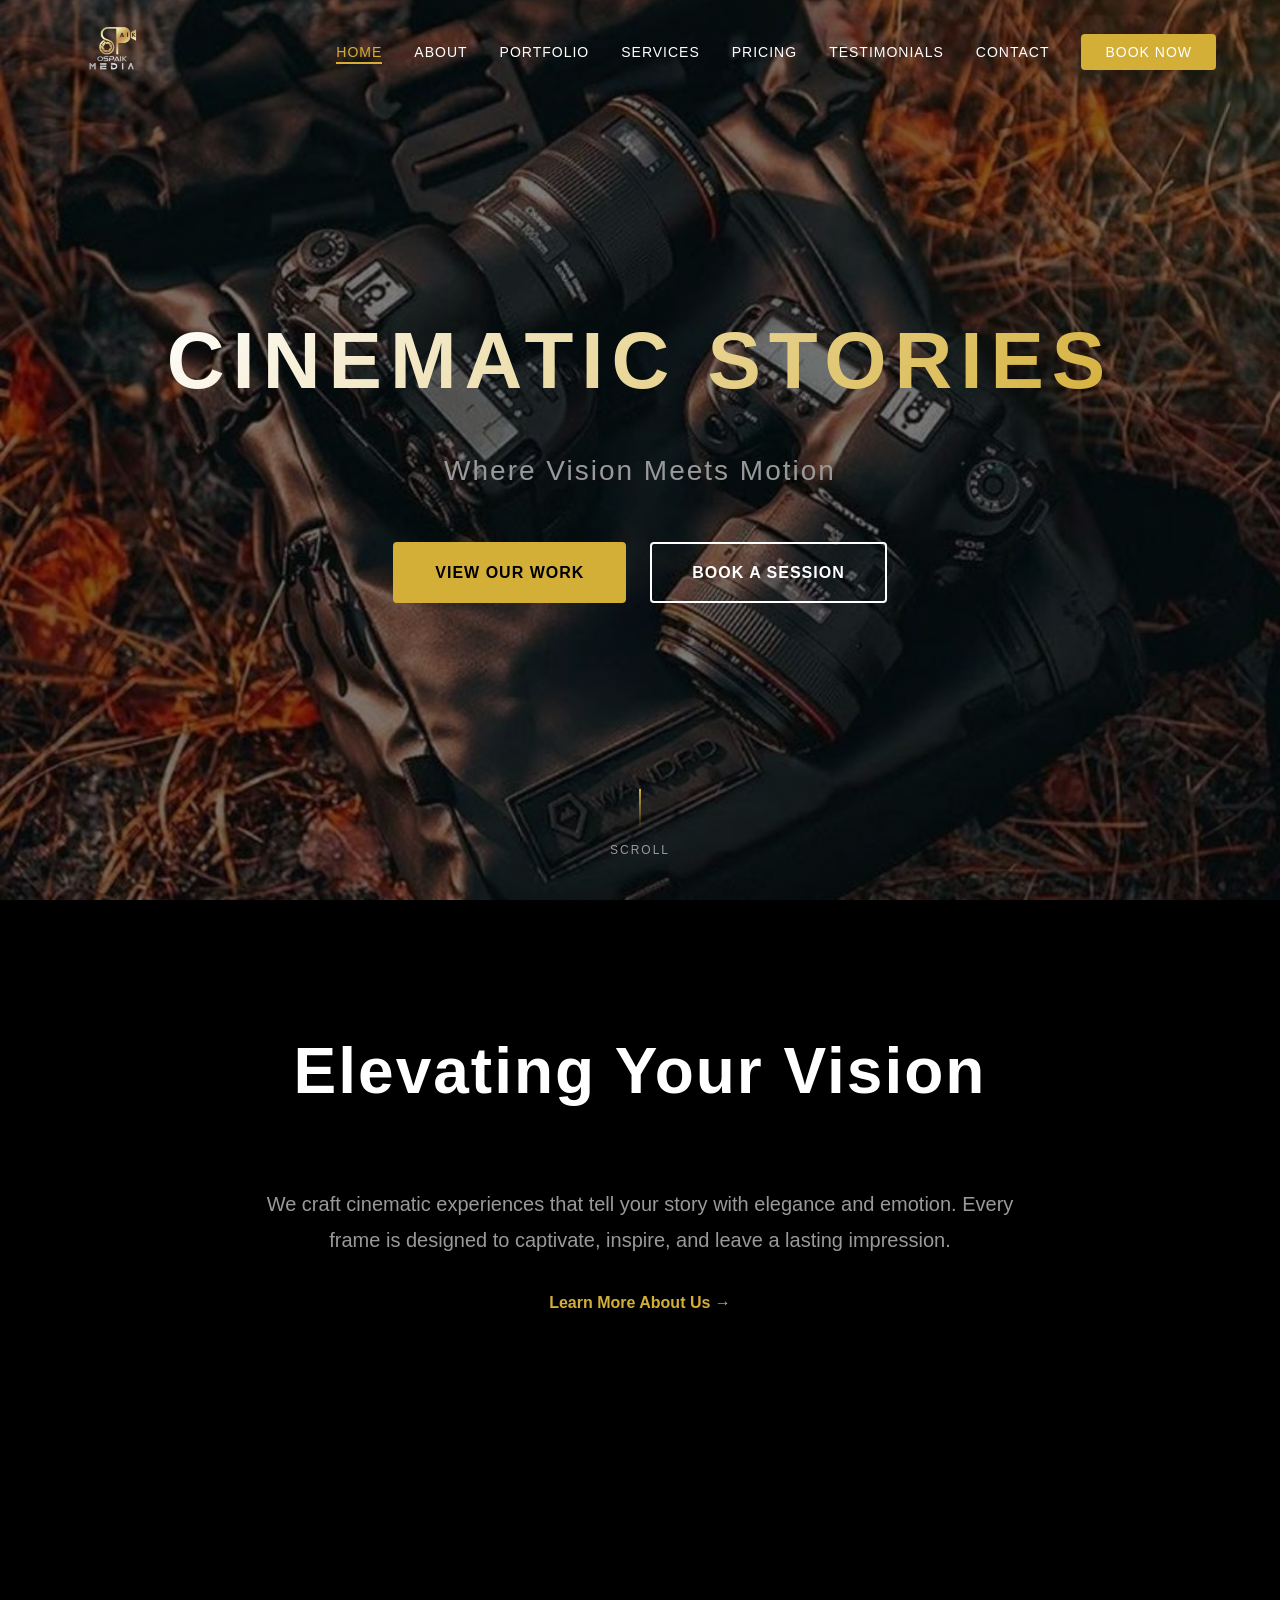
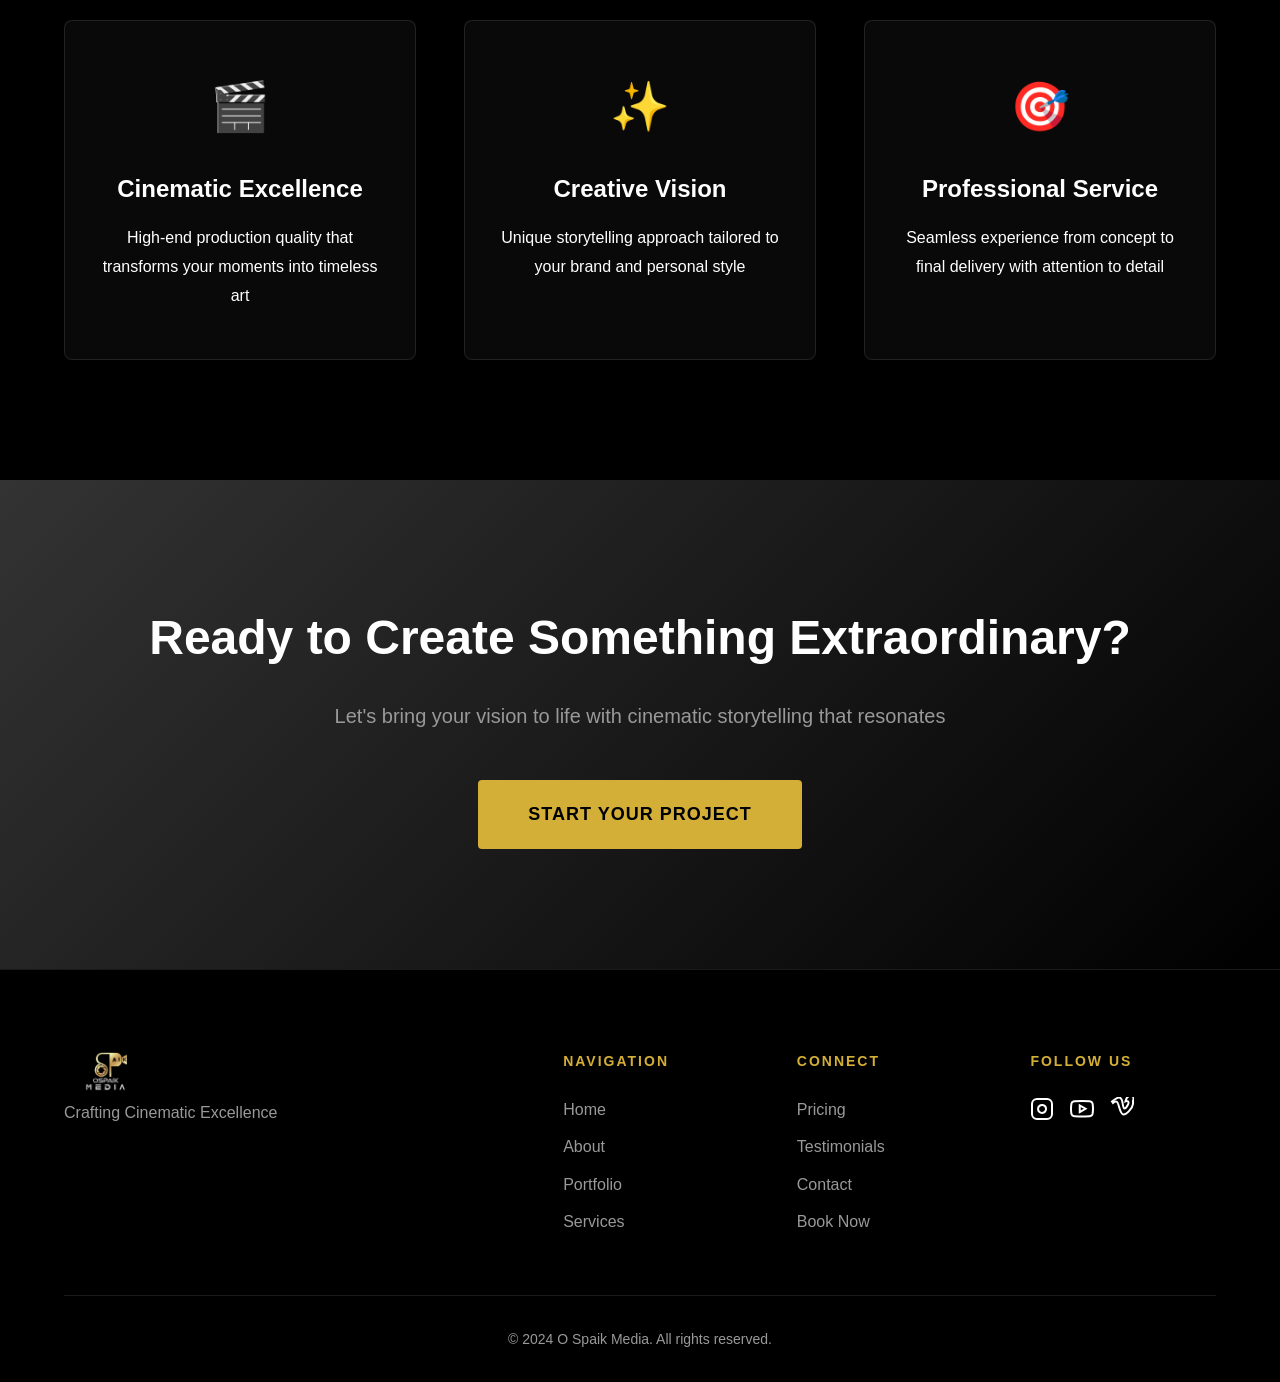
<file: index.html>
<!doctype html>
<html lang="en">
  <head>
    <meta charset="UTF-8" />
    <meta name="viewport" content="width=device-width, initial-scale=1.0" />
    <meta http-equiv="refresh" content="0; url=home.html" />
    <title>O Spaik Media - Cinematic Videography</title>
    <meta property="og:image" content="https://bolt.new/static/og_default.png">
    <meta name="twitter:card" content="summary_large_image">
    <meta name="twitter:image" content="https://bolt.new/static/og_default.png">
</head>
  <body>
    <script>
      window.location.href = 'home.html';
    </script>
  </body>
</html>
</file>
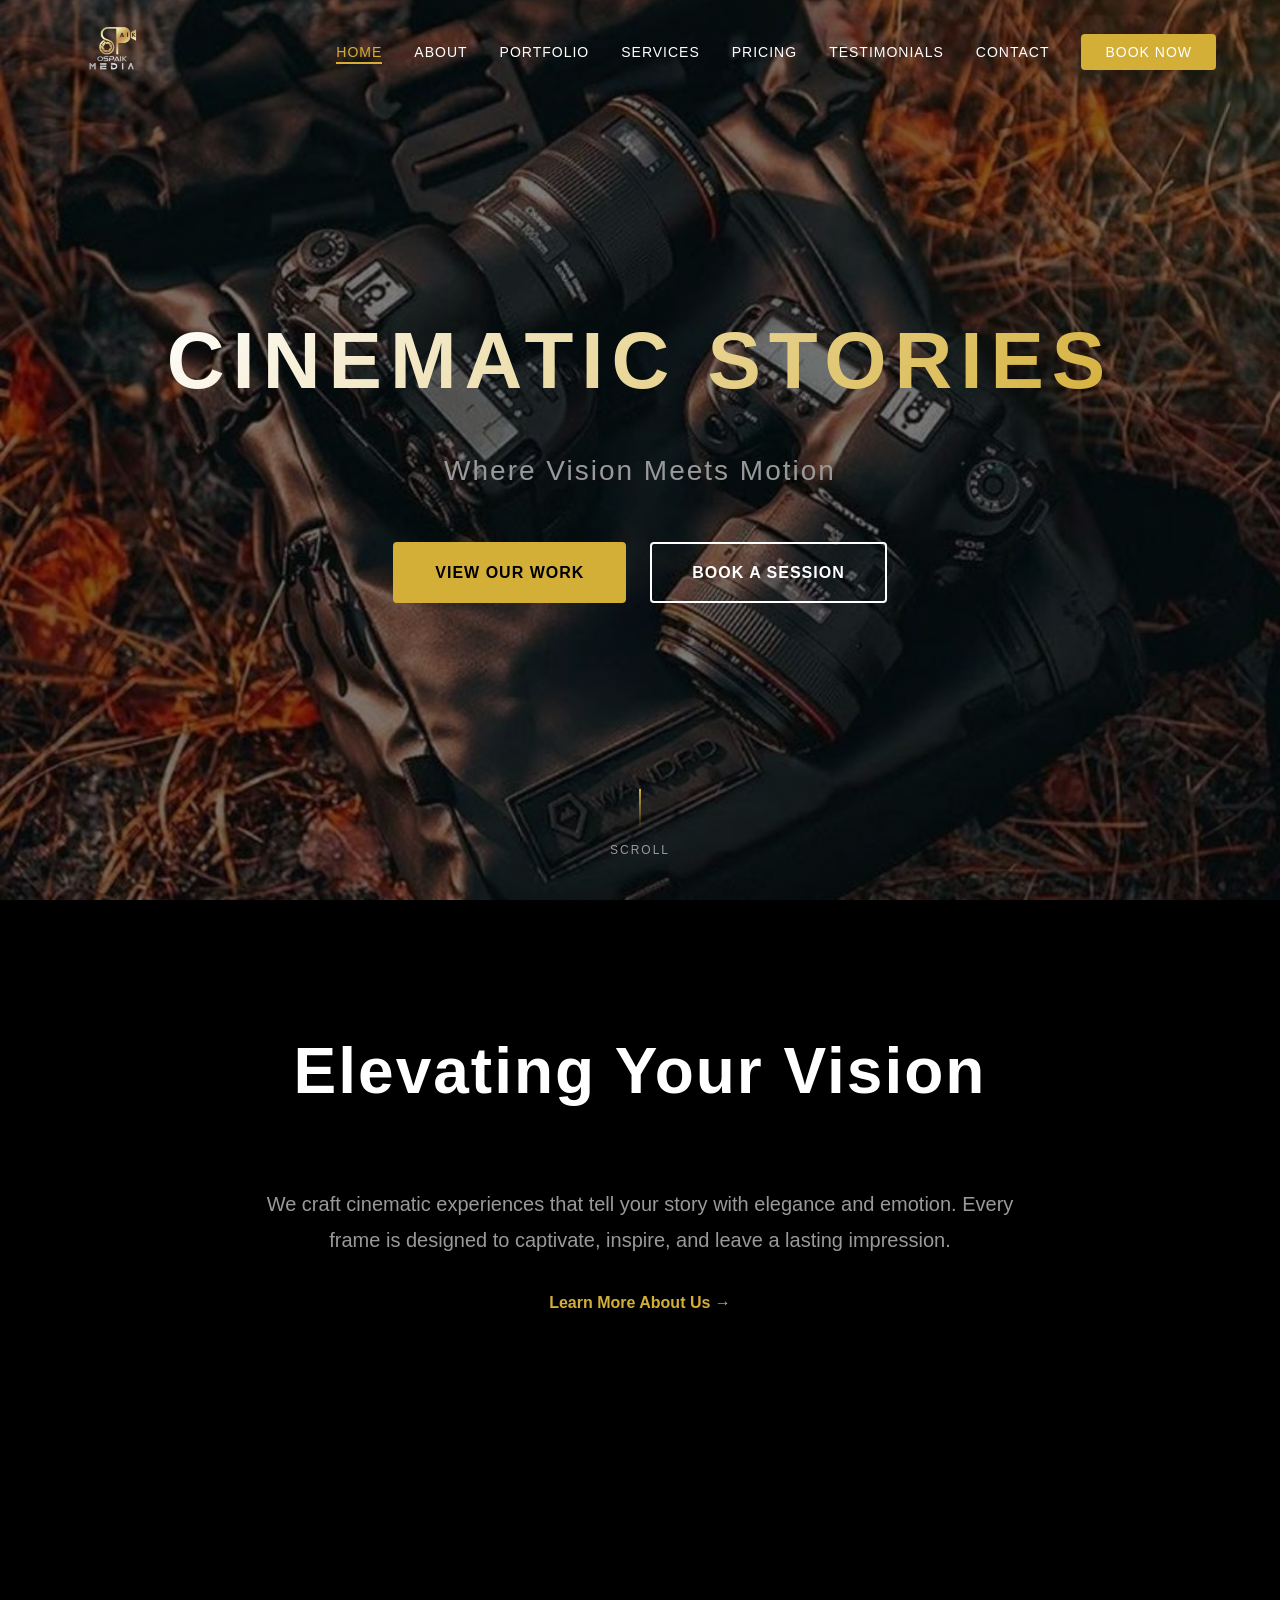
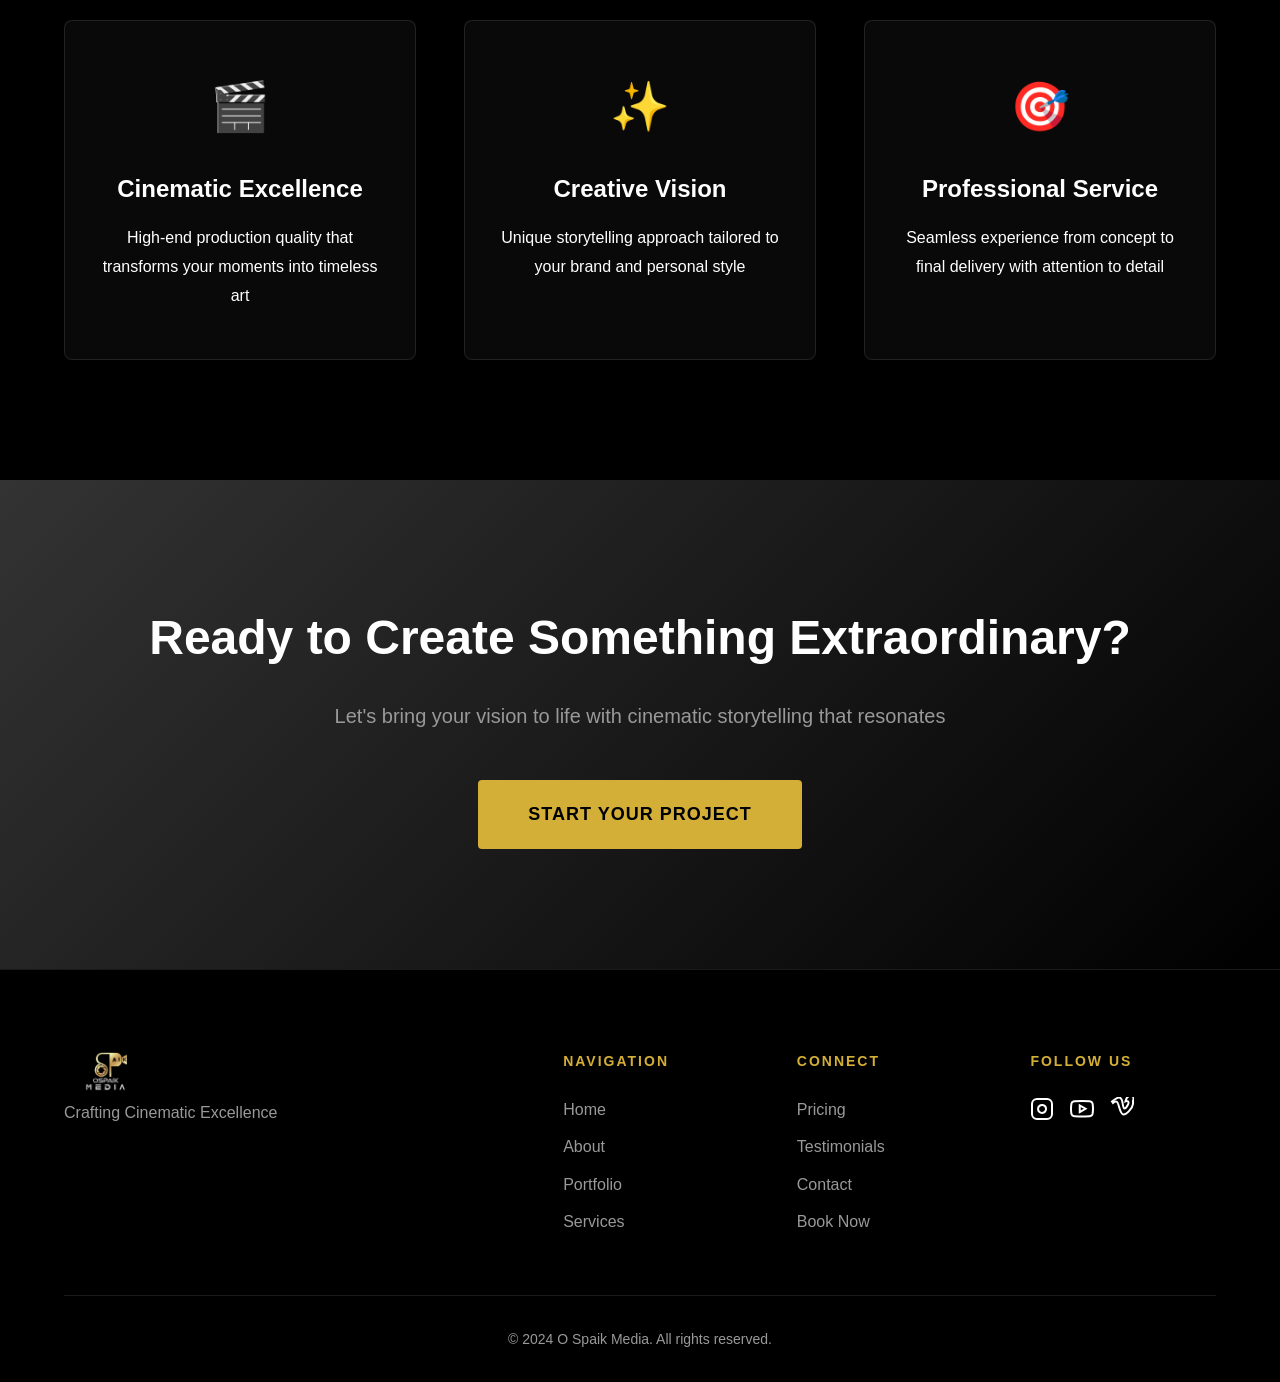
<file: home.html>
<!DOCTYPE html>
<html lang="en">
<head>
    <meta charset="UTF-8">
    <meta name="viewport" content="width=device-width, initial-scale=1.0">
    <title>O Spaik Media - Cinematic Videography</title>
    <link rel="stylesheet" href="styles.css">
</head>
<body>
    <nav id="navbar">
        <div class="nav-container">
            <a href="home.html" class="logo"><img src="asset/logo2.png" alt=""></a>
            <ul class="nav-menu">
                <li><a href="home.html" class="active">Home</a></li>
                <li><a href="about.html">About</a></li>
                <li><a href="portfolio.html">Portfolio</a></li>
                <li><a href="services.html">Services</a></li>
                <li><a href="pricing.html">Pricing</a></li>
                <li><a href="testimonials.html">Testimonials</a></li>
                <li><a href="contact.html">Contact</a></li>
                <li><a href="booking.html" class="btn-gold">Book Now</a></li>
            </ul>
            <div class="hamburger">
                <span></span>
                <span></span>
                <span></span>
            </div>
        </div>
    </nav>

    <main>
        <section class="hero">
            <div class="hero-content fade-in">
                <h1 class="hero-title">CINEMATIC STORIES</h1>
                <p class="hero-subtitle">Where Vision Meets Motion</p>
                <div class="hero-buttons">
                    <a href="portfolio.html" class="btn btn-primary">View Our Work</a>
                    <a href="booking.html" class="btn btn-secondary">Book a Session</a>
                </div>
            </div>
            <div class="scroll-indicator">
                <div class="scroll-line"></div>
                <span>Scroll</span>
            </div>
        </section>

        <section class="intro-section">
            <div class="container">
                <div class="intro-content fade-in-scroll">
                    <h2 class="section-title">Elevating Your Vision</h2>
                    <p class="intro-text">We craft cinematic experiences that tell your story with elegance and emotion. Every frame is designed to captivate, inspire, and leave a lasting impression.</p>
                    <a href="about.html" class="link-gold">Learn More About Us →</a>
                </div>
            </div>
        </section>

        <section class="features-section">
            <div class="container">
                <div class="features-grid">
                    <div class="feature-card fade-in-scroll">
                        <div class="feature-icon">🎬</div>
                        <h3>Cinematic Excellence</h3>
                        <p>High-end production quality that transforms your moments into timeless art</p>
                    </div>
                    <div class="feature-card fade-in-scroll">
                        <div class="feature-icon">✨</div>
                        <h3>Creative Vision</h3>
                        <p>Unique storytelling approach tailored to your brand and personal style</p>
                    </div>
                    <div class="feature-card fade-in-scroll">
                        <div class="feature-icon">🎯</div>
                        <h3>Professional Service</h3>
                        <p>Seamless experience from concept to final delivery with attention to detail</p>
                    </div>
                </div>
            </div>
        </section>

        <section class="cta-section">
            <div class="container">
                <div class="cta-content fade-in-scroll">
                    <h2 class="cta-title">Ready to Create Something Extraordinary?</h2>
                    <p class="cta-text">Let's bring your vision to life with cinematic storytelling that resonates</p>
                    <a href="booking.html" class="btn btn-gold-large">Start Your Project</a>
                </div>
            </div>
        </section>
    </main>

    <footer>
        <div class="footer-container">
            <div class="footer-content">
                <div class="footer-brand">
                   
            <a href="home.html" class="logo"><img src="asset/logo2.png" alt=""></a>
                    <p>Crafting Cinematic Excellence</p>
                </div>
                <div class="footer-links">
                    <div class="footer-column">
                        <h4>Navigation</h4>
                        <ul>
                            <li><a href="home.html">Home</a></li>
                            <li><a href="about.html">About</a></li>
                            <li><a href="portfolio.html">Portfolio</a></li>
                            <li><a href="services.html">Services</a></li>
                        </ul>
                    </div>
                    <div class="footer-column">
                        <h4>Connect</h4>
                        <ul>
                            <li><a href="pricing.html">Pricing</a></li>
                            <li><a href="testimonials.html">Testimonials</a></li>
                            <li><a href="contact.html">Contact</a></li>
                            <li><a href="booking.html">Book Now</a></li>
                        </ul>
                    </div>
                    <div class="footer-column">
                        <h4>Follow Us</h4>
                        <div class="social-links">
                            <a href="#" aria-label="Instagram">
                                <svg width="24" height="24" viewBox="0 0 24 24" fill="none" stroke="currentColor" stroke-width="2">
                                    <rect x="2" y="2" width="20" height="20" rx="5" ry="5"></rect>
                                    <path d="M16 11.37A4 4 0 1 1 12.63 8 4 4 0 0 1 16 11.37z"></path>
                                    <line x1="17.5" y1="6.5" x2="17.51" y2="6.5"></line>
                                </svg>
                            </a>
                            <a href="#" aria-label="YouTube">
                                <svg width="24" height="24" viewBox="0 0 24 24" fill="none" stroke="currentColor" stroke-width="2">
                                    <path d="M22.54 6.42a2.78 2.78 0 0 0-1.94-2C18.88 4 12 4 12 4s-6.88 0-8.6.46a2.78 2.78 0 0 0-1.94 2A29 29 0 0 0 1 11.75a29 29 0 0 0 .46 5.33A2.78 2.78 0 0 0 3.4 19c1.72.46 8.6.46 8.6.46s6.88 0 8.6-.46a2.78 2.78 0 0 0 1.94-2 29 29 0 0 0 .46-5.25 29 29 0 0 0-.46-5.33z"></path>
                                    <polygon points="9.75 15.02 15.5 11.75 9.75 8.48 9.75 15.02"></polygon>
                                </svg>
                            </a>
                            <a href="#" aria-label="Vimeo">
                                <svg width="24" height="24" viewBox="0 0 24 24" fill="none" stroke="currentColor" stroke-width="2">
                                    <path d="M23 7c-.5 4.5-6.5 10.5-9.5 10.5-3 0-4-7-5.5-11-.5-1.5-1-2-2-2s-2 .5-3 1.5l-1-1.5c2.5-2 5-4 7-4 2.5 0 3 2 3.5 5 .5 3.5 1 6 2 6s2.5-2 3.5-4c1-2 .5-3.5-1-3.5-.5 0-1 .1-1.5.3 1-4 3.5-6 6-5.5 2 .5 2.5 2.5 1.5 5.2z"></path>
                                </svg>
                            </a>
                        </div>
                    </div>
                </div>
            </div>
            <div class="footer-bottom">
                <p>&copy; 2024 O Spaik Media. All rights reserved.</p>
            </div>
        </div>
    </footer>

    <script src="script.js"></script>
</body>
</html>
</file>
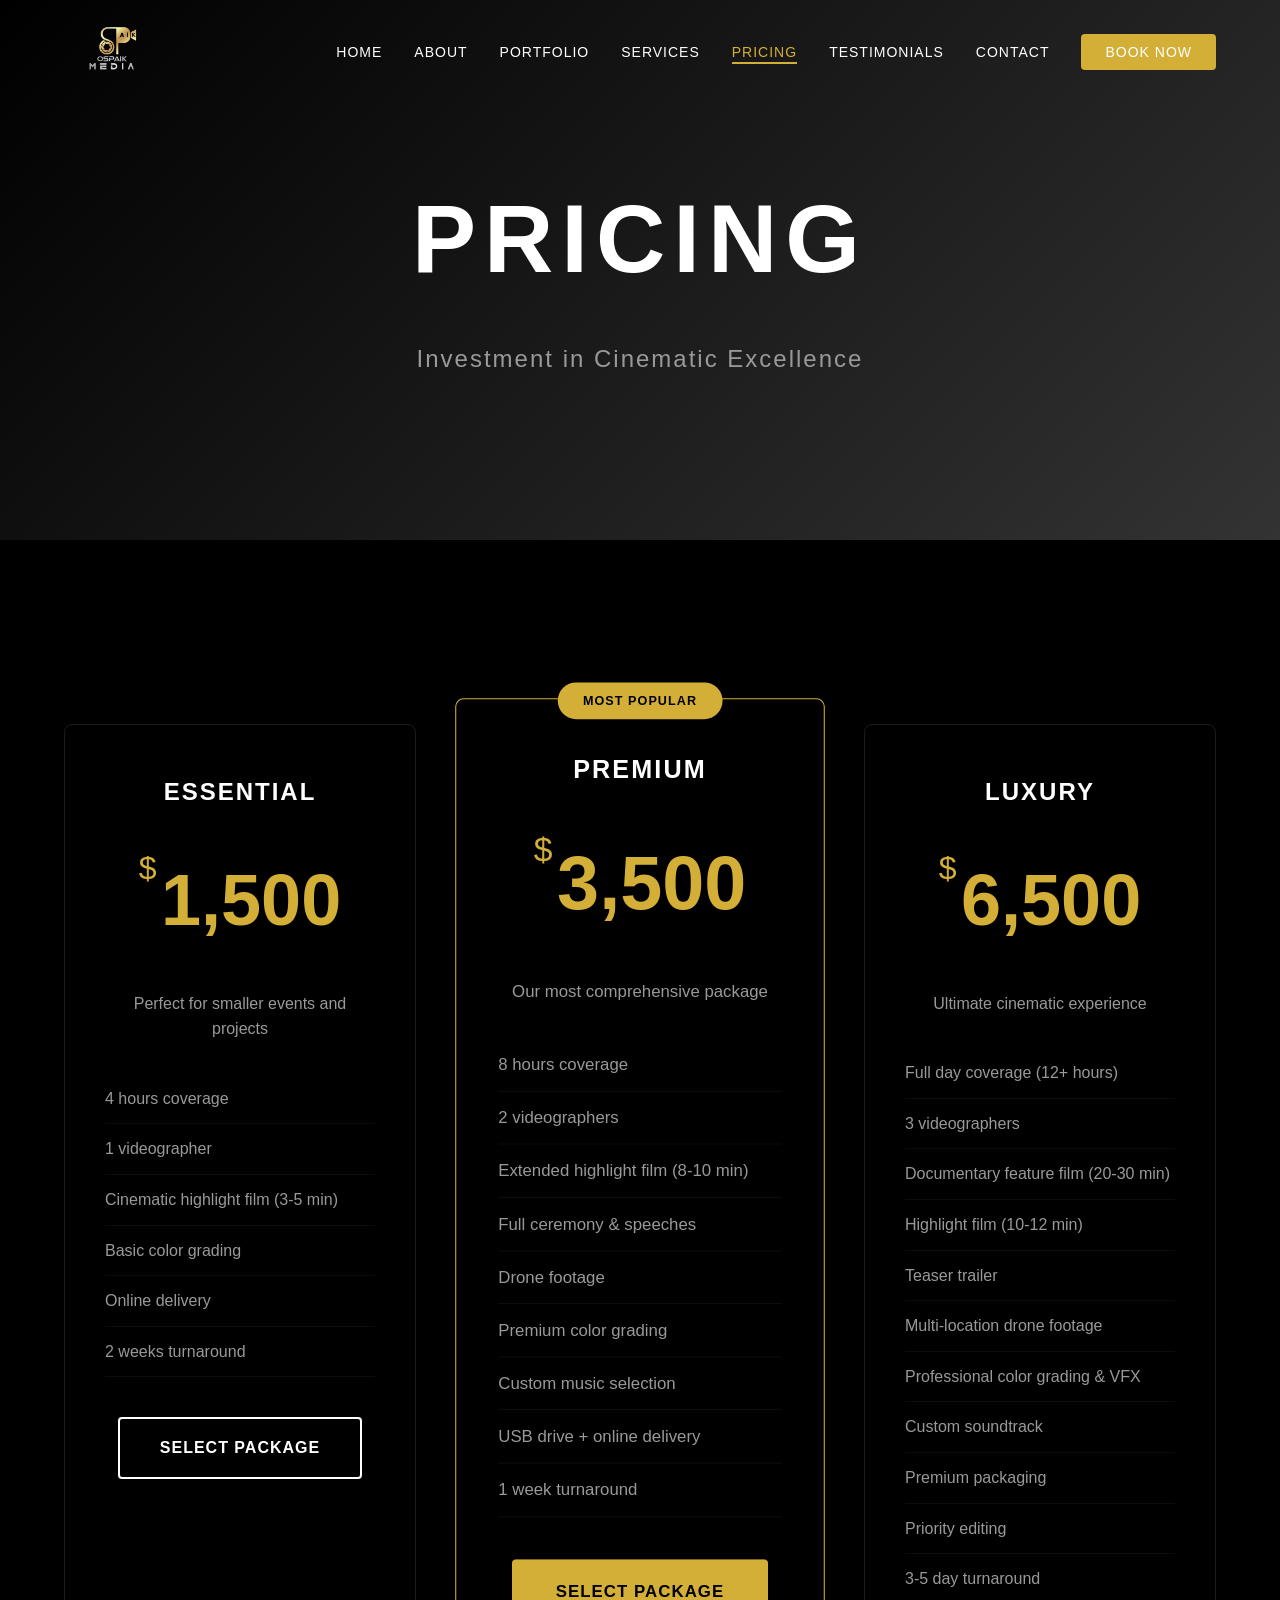
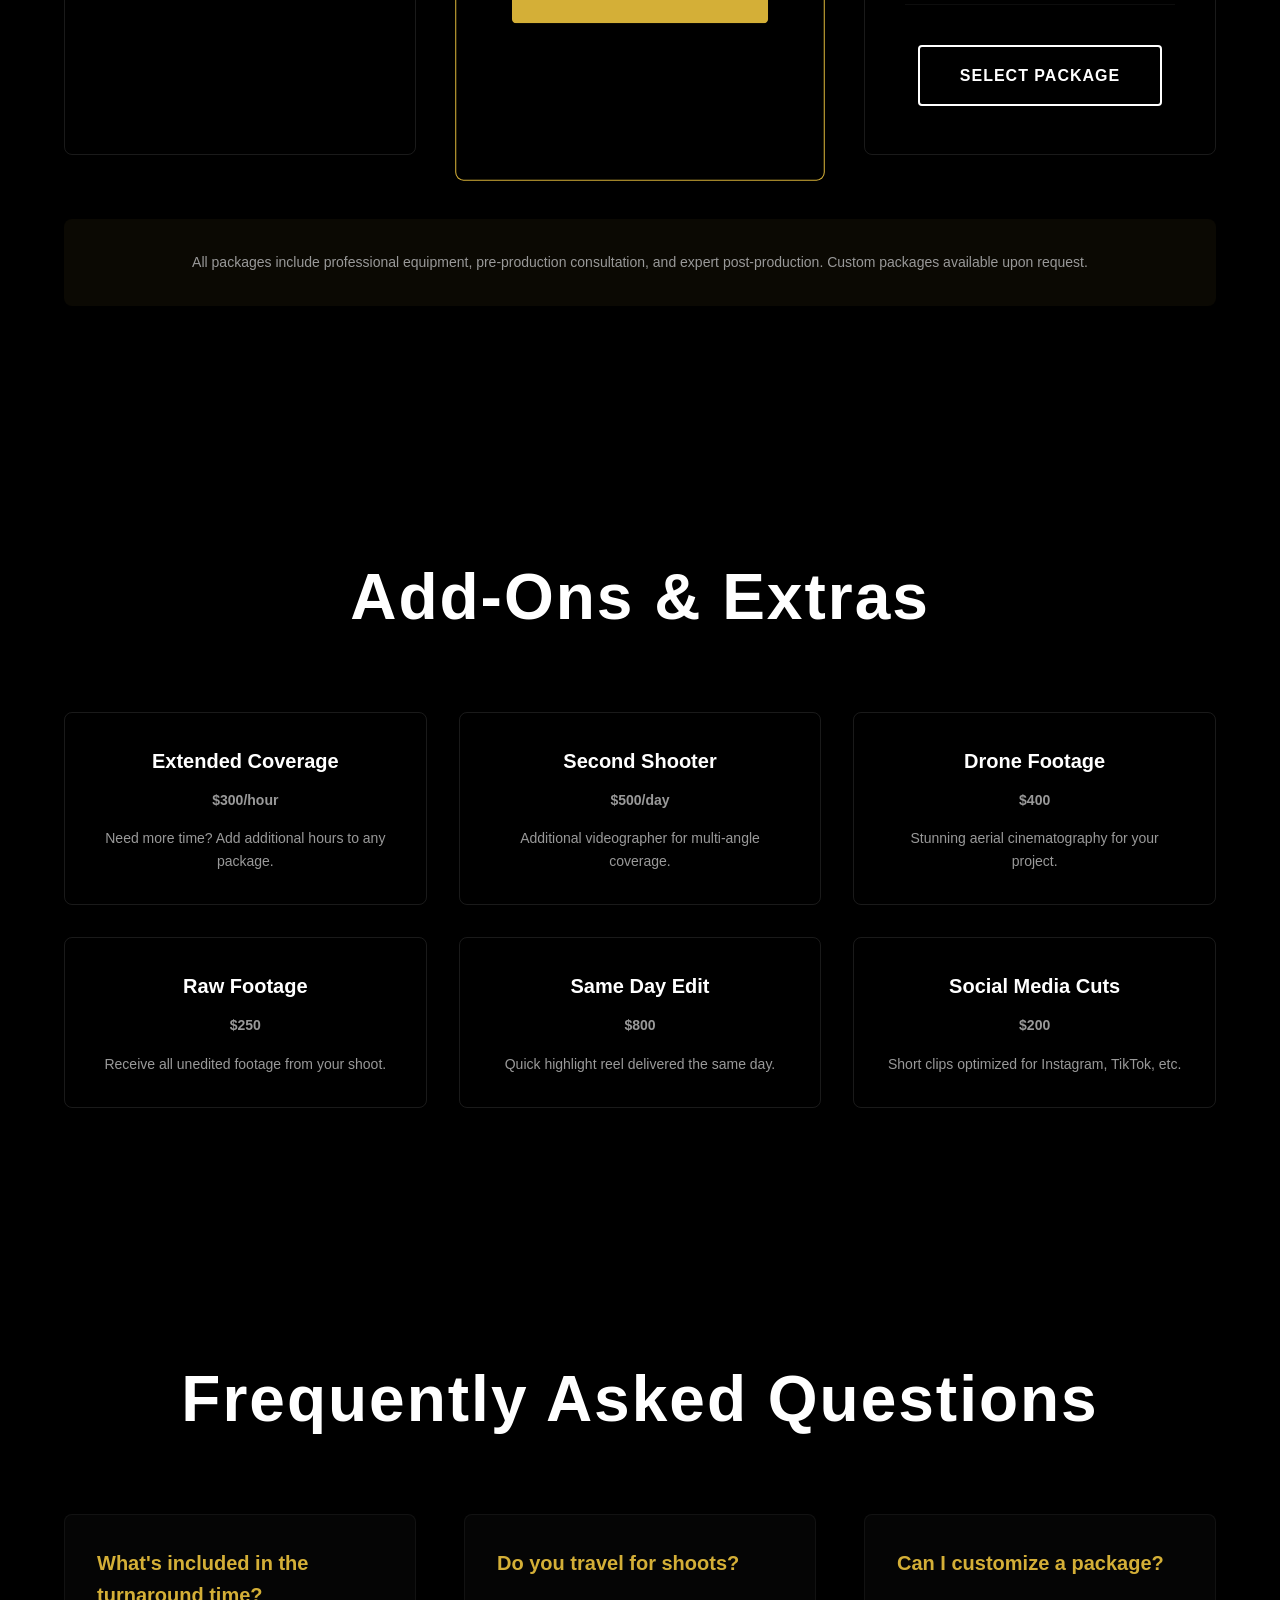
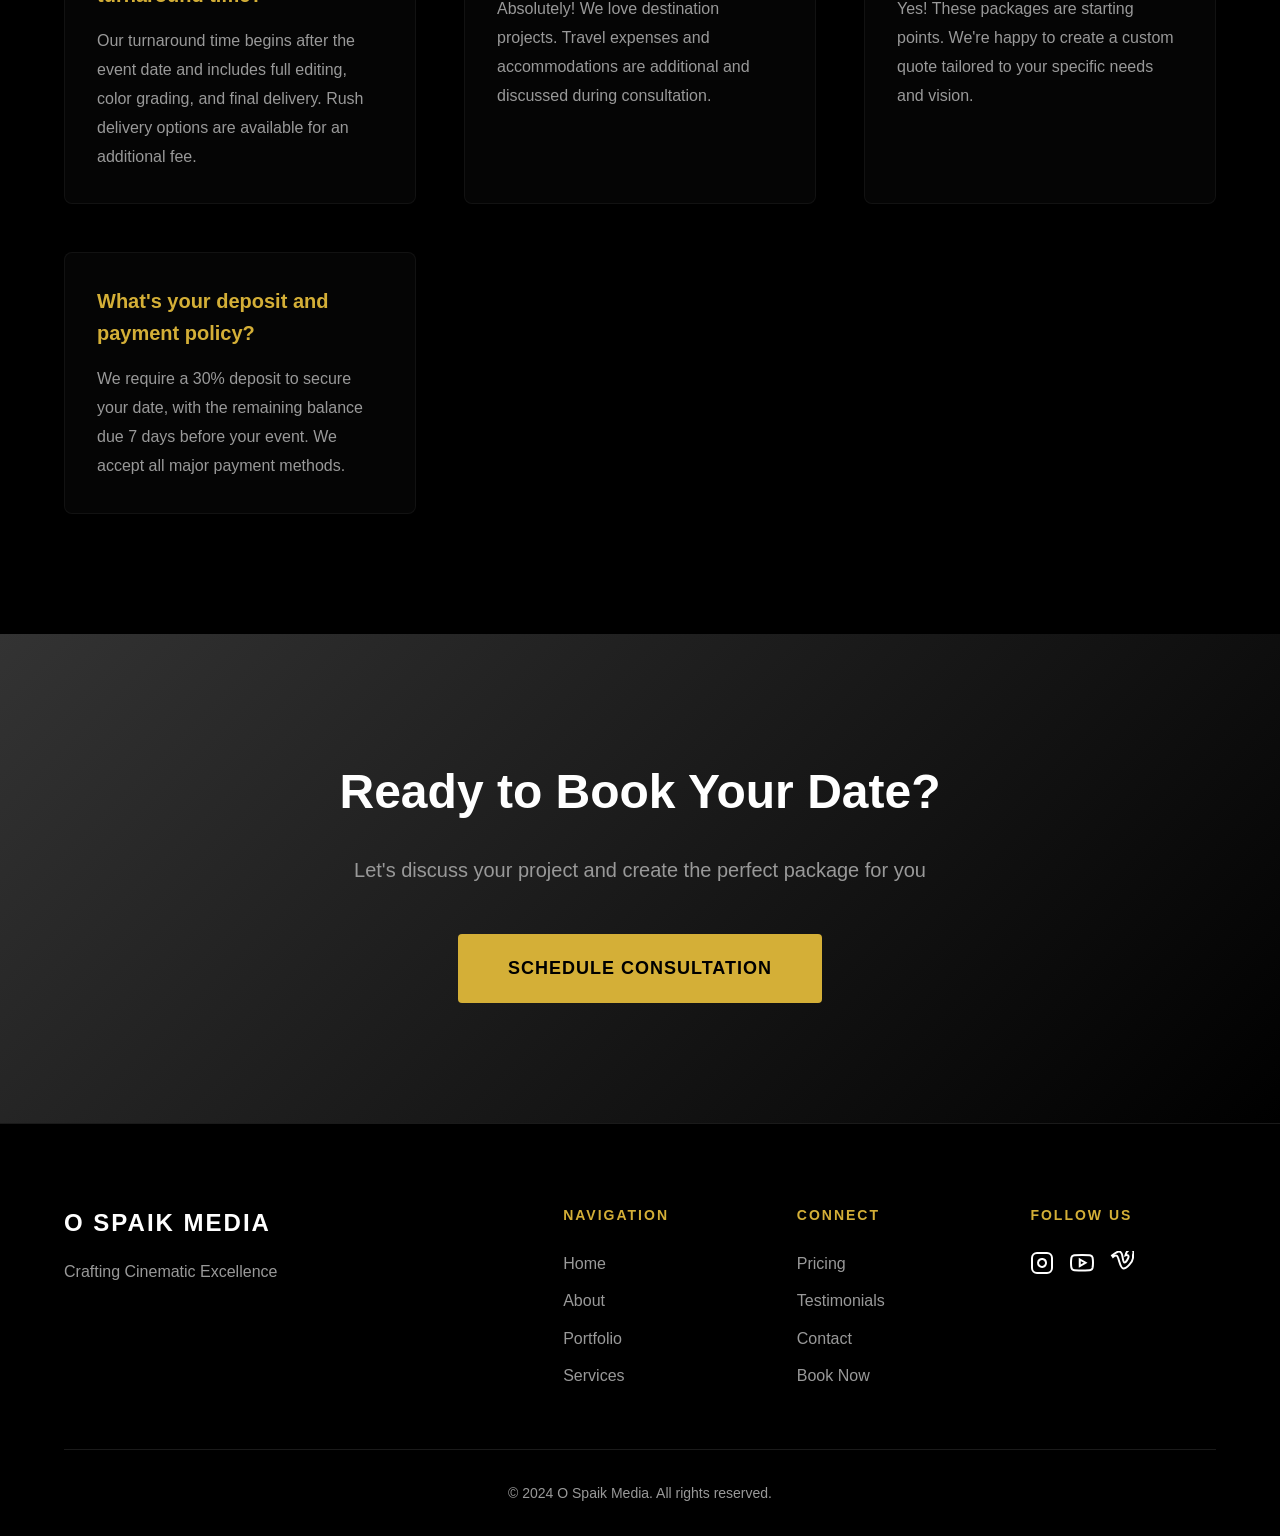
<file: pricing.html>
<!DOCTYPE html>
<html lang="en">
<head>
    <meta charset="UTF-8">
    <meta name="viewport" content="width=device-width, initial-scale=1.0">
    <title>Pricing - O Spaik Media</title>
    <link rel="stylesheet" href="styles.css">
</head>
<body>
    <nav id="navbar">
        <div class="nav-container">
            <a href="home.html" class="logo"><img src="asset/logo2.png" alt=""></a>
            <ul class="nav-menu">
                <li><a href="home.html">Home</a></li>
                <li><a href="about.html">About</a></li>
                <li><a href="portfolio.html">Portfolio</a></li>
                <li><a href="services.html">Services</a></li>
                <li><a href="pricing.html" class="active">Pricing</a></li>
                <li><a href="testimonials.html">Testimonials</a></li>
                <li><a href="contact.html">Contact</a></li>
                <li><a href="booking.html" class="btn-gold">Book Now</a></li>
            </ul>
            <div class="hamburger">
                <span></span>
                <span></span>
                <span></span>
            </div>
        </div>
    </nav>

    <main>
        <section class="page-hero">
            <div class="container">
                <h1 class="page-title fade-in">PRICING</h1>
                <p class="page-subtitle fade-in">Investment in Cinematic Excellence</p>
            </div>
        </section>

        <section class="pricing-section">
            <div class="container">
                <div class="pricing-grid">
                    <div class="pricing-card fade-in-scroll">
                        <h3 class="pricing-tier">Essential</h3>
                        <div class="pricing-amount">
                            <span class="currency">$</span>
                            <span class="price">1,500</span>
                        </div>
                        <p class="pricing-description">Perfect for smaller events and projects</p>
                        <ul class="pricing-features">
                            <li>4 hours coverage</li>
                            <li>1 videographer</li>
                            <li>Cinematic highlight film (3-5 min)</li>
                            <li>Basic color grading</li>
                            <li>Online delivery</li>
                            <li>2 weeks turnaround</li>
                        </ul>
                        <a href="booking.html" class="btn btn-outline">Select Package</a>
                    </div>

                    <div class="pricing-card featured fade-in-scroll">
                        <div class="popular-badge">MOST POPULAR</div>
                        <h3 class="pricing-tier">Premium</h3>
                        <div class="pricing-amount">
                            <span class="currency">$</span>
                            <span class="price">3,500</span>
                        </div>
                        <p class="pricing-description">Our most comprehensive package</p>
                        <ul class="pricing-features">
                            <li>8 hours coverage</li>
                            <li>2 videographers</li>
                            <li>Extended highlight film (8-10 min)</li>
                            <li>Full ceremony & speeches</li>
                            <li>Drone footage</li>
                            <li>Premium color grading</li>
                            <li>Custom music selection</li>
                            <li>USB drive + online delivery</li>
                            <li>1 week turnaround</li>
                        </ul>
                        <a href="booking.html" class="btn btn-gold">Select Package</a>
                    </div>

                    <div class="pricing-card fade-in-scroll">
                        <h3 class="pricing-tier">Luxury</h3>
                        <div class="pricing-amount">
                            <span class="currency">$</span>
                            <span class="price">6,500</span>
                        </div>
                        <p class="pricing-description">Ultimate cinematic experience</p>
                        <ul class="pricing-features">
                            <li>Full day coverage (12+ hours)</li>
                            <li>3 videographers</li>
                            <li>Documentary feature film (20-30 min)</li>
                            <li>Highlight film (10-12 min)</li>
                            <li>Teaser trailer</li>
                            <li>Multi-location drone footage</li>
                            <li>Professional color grading & VFX</li>
                            <li>Custom soundtrack</li>
                            <li>Premium packaging</li>
                            <li>Priority editing</li>
                            <li>3-5 day turnaround</li>
                        </ul>
                        <a href="booking.html" class="btn btn-outline">Select Package</a>
                    </div>
                </div>

                <div class="pricing-note fade-in-scroll">
                    <p>All packages include professional equipment, pre-production consultation, and expert post-production. Custom packages available upon request.</p>
                </div>
            </div>
        </section>

        <section class="addons-section">
            <div class="container">
                <h2 class="section-title fade-in-scroll">Add-Ons & Extras</h2>
                <div class="addons-grid">
                    <div class="addon-card fade-in-scroll">
                        <h3>Extended Coverage</h3>
                        <p class="addon-price">$300/hour</p>
                        <p>Need more time? Add additional hours to any package.</p>
                    </div>
                    <div class="addon-card fade-in-scroll">
                        <h3>Second Shooter</h3>
                        <p class="addon-price">$500/day</p>
                        <p>Additional videographer for multi-angle coverage.</p>
                    </div>
                    <div class="addon-card fade-in-scroll">
                        <h3>Drone Footage</h3>
                        <p class="addon-price">$400</p>
                        <p>Stunning aerial cinematography for your project.</p>
                    </div>
                    <div class="addon-card fade-in-scroll">
                        <h3>Raw Footage</h3>
                        <p class="addon-price">$250</p>
                        <p>Receive all unedited footage from your shoot.</p>
                    </div>
                    <div class="addon-card fade-in-scroll">
                        <h3>Same Day Edit</h3>
                        <p class="addon-price">$800</p>
                        <p>Quick highlight reel delivered the same day.</p>
                    </div>
                    <div class="addon-card fade-in-scroll">
                        <h3>Social Media Cuts</h3>
                        <p class="addon-price">$200</p>
                        <p>Short clips optimized for Instagram, TikTok, etc.</p>
                    </div>
                </div>
            </div>
        </section>

        <section class="faq-section">
            <div class="container">
                <h2 class="section-title fade-in-scroll">Frequently Asked Questions</h2>
                <div class="faq-grid">
                    <div class="faq-item fade-in-scroll">
                        <h3>What's included in the turnaround time?</h3>
                        <p>Our turnaround time begins after the event date and includes full editing, color grading, and final delivery. Rush delivery options are available for an additional fee.</p>
                    </div>
                    <div class="faq-item fade-in-scroll">
                        <h3>Do you travel for shoots?</h3>
                        <p>Absolutely! We love destination projects. Travel expenses and accommodations are additional and discussed during consultation.</p>
                    </div>
                    <div class="faq-item fade-in-scroll">
                        <h3>Can I customize a package?</h3>
                        <p>Yes! These packages are starting points. We're happy to create a custom quote tailored to your specific needs and vision.</p>
                    </div>
                    <div class="faq-item fade-in-scroll">
                        <h3>What's your deposit and payment policy?</h3>
                        <p>We require a 30% deposit to secure your date, with the remaining balance due 7 days before your event. We accept all major payment methods.</p>
                    </div>
                </div>
            </div>
        </section>

        <section class="cta-section">
            <div class="container">
                <div class="cta-content fade-in-scroll">
                    <h2 class="cta-title">Ready to Book Your Date?</h2>
                    <p class="cta-text">Let's discuss your project and create the perfect package for you</p>
                    <a href="booking.html" class="btn btn-gold-large">Schedule Consultation</a>
                </div>
            </div>
        </section>
    </main>

    <footer>
        <div class="footer-container">
            <div class="footer-content">
                <div class="footer-brand">
                    <h3>O SPAIK MEDIA</h3>
                    <p>Crafting Cinematic Excellence</p>
                </div>
                <div class="footer-links">
                    <div class="footer-column">
                        <h4>Navigation</h4>
                        <ul>
                            <li><a href="home.html">Home</a></li>
                            <li><a href="about.html">About</a></li>
                            <li><a href="portfolio.html">Portfolio</a></li>
                            <li><a href="services.html">Services</a></li>
                        </ul>
                    </div>
                    <div class="footer-column">
                        <h4>Connect</h4>
                        <ul>
                            <li><a href="pricing.html">Pricing</a></li>
                            <li><a href="testimonials.html">Testimonials</a></li>
                            <li><a href="contact.html">Contact</a></li>
                            <li><a href="booking.html">Book Now</a></li>
                        </ul>
                    </div>
                    <div class="footer-column">
                        <h4>Follow Us</h4>
                        <div class="social-links">
                            <a href="#" aria-label="Instagram">
                                <svg width="24" height="24" viewBox="0 0 24 24" fill="none" stroke="currentColor" stroke-width="2">
                                    <rect x="2" y="2" width="20" height="20" rx="5" ry="5"></rect>
                                    <path d="M16 11.37A4 4 0 1 1 12.63 8 4 4 0 0 1 16 11.37z"></path>
                                    <line x1="17.5" y1="6.5" x2="17.51" y2="6.5"></line>
                                </svg>
                            </a>
                            <a href="#" aria-label="YouTube">
                                <svg width="24" height="24" viewBox="0 0 24 24" fill="none" stroke="currentColor" stroke-width="2">
                                    <path d="M22.54 6.42a2.78 2.78 0 0 0-1.94-2C18.88 4 12 4 12 4s-6.88 0-8.6.46a2.78 2.78 0 0 0-1.94 2A29 29 0 0 0 1 11.75a29 29 0 0 0 .46 5.33A2.78 2.78 0 0 0 3.4 19c1.72.46 8.6.46 8.6.46s6.88 0 8.6-.46a2.78 2.78 0 0 0 1.94-2 29 29 0 0 0 .46-5.25 29 29 0 0 0-.46-5.33z"></path>
                                    <polygon points="9.75 15.02 15.5 11.75 9.75 8.48 9.75 15.02"></polygon>
                                </svg>
                            </a>
                            <a href="#" aria-label="Vimeo">
                                <svg width="24" height="24" viewBox="0 0 24 24" fill="none" stroke="currentColor" stroke-width="2">
                                    <path d="M23 7c-.5 4.5-6.5 10.5-9.5 10.5-3 0-4-7-5.5-11-.5-1.5-1-2-2-2s-2 .5-3 1.5l-1-1.5c2.5-2 5-4 7-4 2.5 0 3 2 3.5 5 .5 3.5 1 6 2 6s2.5-2 3.5-4c1-2 .5-3.5-1-3.5-.5 0-1 .1-1.5.3 1-4 3.5-6 6-5.5 2 .5 2.5 2.5 1.5 5.2z"></path>
                                </svg>
                            </a>
                        </div>
                    </div>
                </div>
            </div>
            <div class="footer-bottom">
                <p>&copy; 2024 O Spaik Media. All rights reserved.</p>
            </div>
        </div>
    </footer>

    <script src="script.js"></script>
</body>
</html>
</file>
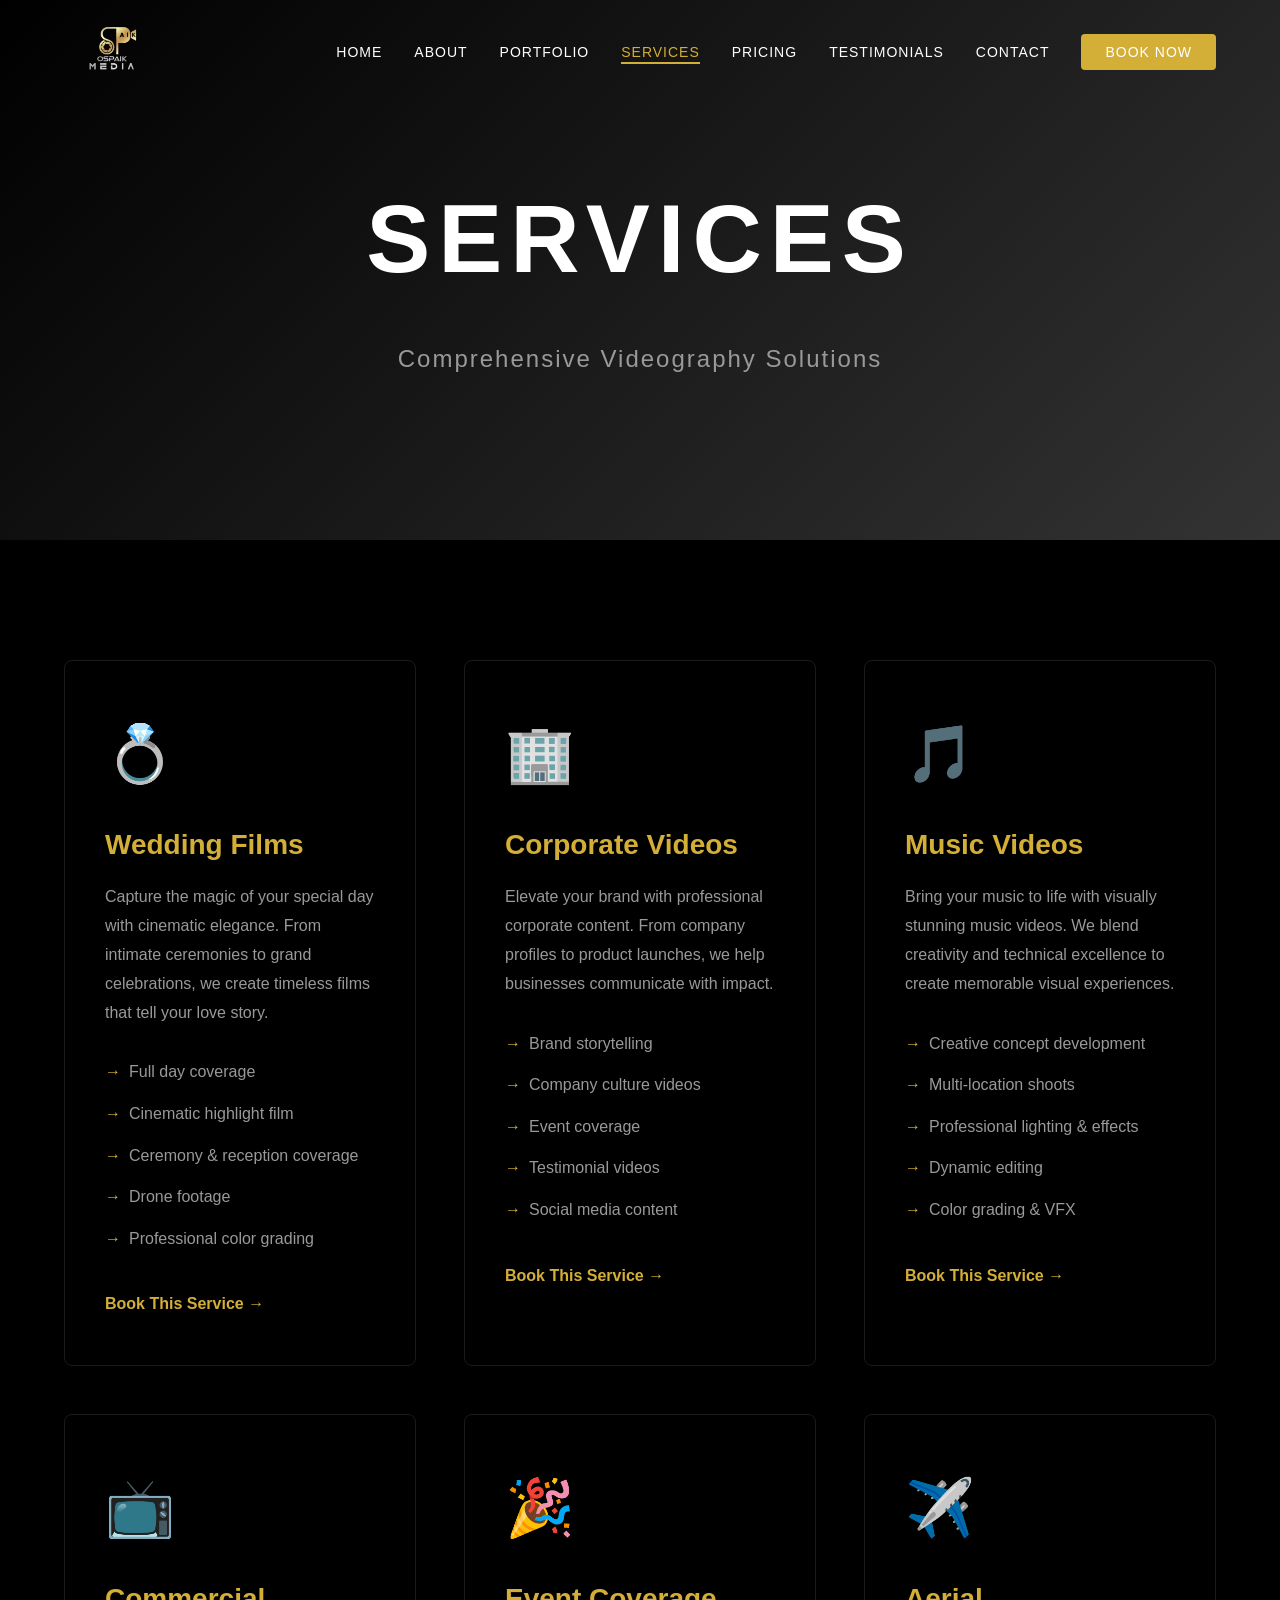
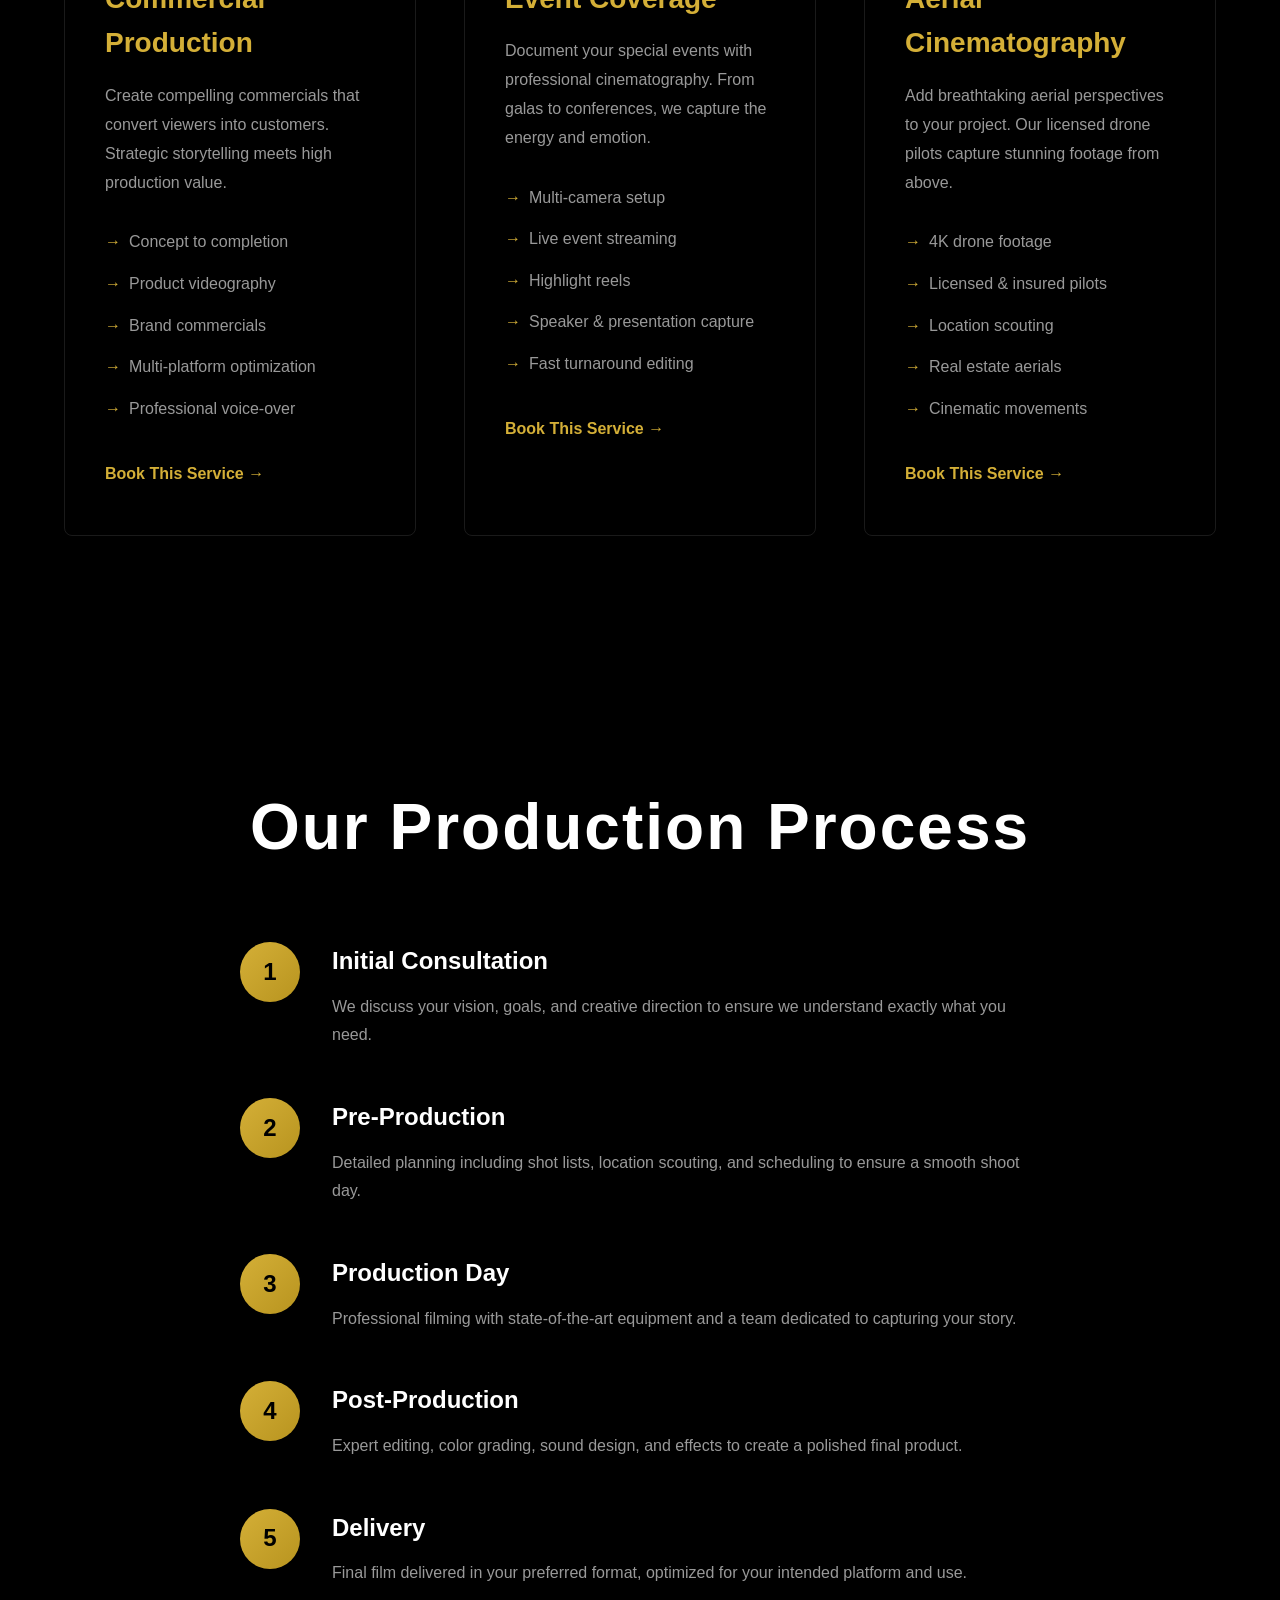
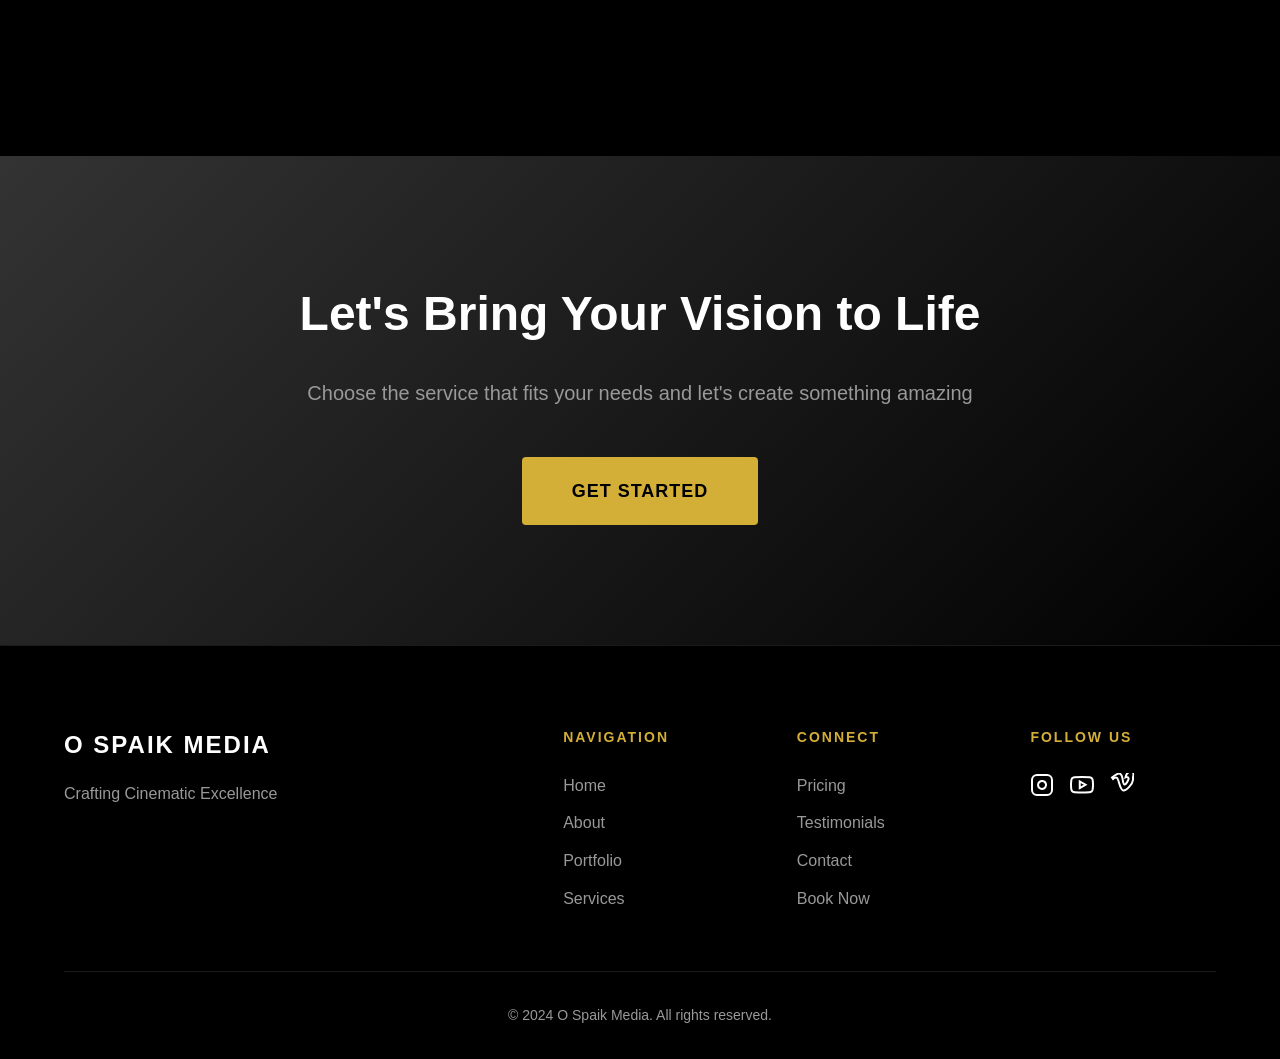
<file: services.html>
<!DOCTYPE html>
<html lang="en">
<head>
    <meta charset="UTF-8">
    <meta name="viewport" content="width=device-width, initial-scale=1.0">
    <title>Services - O Spaik Media</title>
    <link rel="stylesheet" href="styles.css">
</head>
<body>
    <nav id="navbar">
        <div class="nav-container">
            <a href="home.html" class="logo"><img src="asset/logo2.png" alt=""></a>
            <ul class="nav-menu">
                <li><a href="home.html">Home</a></li>
                <li><a href="about.html">About</a></li>
                <li><a href="portfolio.html">Portfolio</a></li>
                <li><a href="services.html" class="active">Services</a></li>
                <li><a href="pricing.html">Pricing</a></li>
                <li><a href="testimonials.html">Testimonials</a></li>
                <li><a href="contact.html">Contact</a></li>
                <li><a href="booking.html" class="btn-gold">Book Now</a></li>
            </ul>
            <div class="hamburger">
                <span></span>
                <span></span>
                <span></span>
            </div>
        </div>
    </nav>

    <main>
        <section class="page-hero">
            <div class="container">
                <h1 class="page-title fade-in">SERVICES</h1>
                <p class="page-subtitle fade-in">Comprehensive Videography Solutions</p>
            </div>
        </section>

        <section class="services-section">
            <div class="container">
                <div class="services-grid">
                    <div class="service-card fade-in-scroll">
                        <div class="service-icon">💍</div>
                        <h2>Wedding Films</h2>
                        <p>Capture the magic of your special day with cinematic elegance. From intimate ceremonies to grand celebrations, we create timeless films that tell your love story.</p>
                        <ul class="service-features">
                            <li>Full day coverage</li>
                            <li>Cinematic highlight film</li>
                            <li>Ceremony & reception coverage</li>
                            <li>Drone footage</li>
                            <li>Professional color grading</li>
                        </ul>
                        <a href="booking.html" class="service-link">Book This Service →</a>
                    </div>

                    <div class="service-card fade-in-scroll">
                        <div class="service-icon">🏢</div>
                        <h2>Corporate Videos</h2>
                        <p>Elevate your brand with professional corporate content. From company profiles to product launches, we help businesses communicate with impact.</p>
                        <ul class="service-features">
                            <li>Brand storytelling</li>
                            <li>Company culture videos</li>
                            <li>Event coverage</li>
                            <li>Testimonial videos</li>
                            <li>Social media content</li>
                        </ul>
                        <a href="booking.html" class="service-link">Book This Service →</a>
                    </div>

                    <div class="service-card fade-in-scroll">
                        <div class="service-icon">🎵</div>
                        <h2>Music Videos</h2>
                        <p>Bring your music to life with visually stunning music videos. We blend creativity and technical excellence to create memorable visual experiences.</p>
                        <ul class="service-features">
                            <li>Creative concept development</li>
                            <li>Multi-location shoots</li>
                            <li>Professional lighting & effects</li>
                            <li>Dynamic editing</li>
                            <li>Color grading & VFX</li>
                        </ul>
                        <a href="booking.html" class="service-link">Book This Service →</a>
                    </div>

                    <div class="service-card fade-in-scroll">
                        <div class="service-icon">📺</div>
                        <h2>Commercial Production</h2>
                        <p>Create compelling commercials that convert viewers into customers. Strategic storytelling meets high production value.</p>
                        <ul class="service-features">
                            <li>Concept to completion</li>
                            <li>Product videography</li>
                            <li>Brand commercials</li>
                            <li>Multi-platform optimization</li>
                            <li>Professional voice-over</li>
                        </ul>
                        <a href="booking.html" class="service-link">Book This Service →</a>
                    </div>

                    <div class="service-card fade-in-scroll">
                        <div class="service-icon">🎉</div>
                        <h2>Event Coverage</h2>
                        <p>Document your special events with professional cinematography. From galas to conferences, we capture the energy and emotion.</p>
                        <ul class="service-features">
                            <li>Multi-camera setup</li>
                            <li>Live event streaming</li>
                            <li>Highlight reels</li>
                            <li>Speaker & presentation capture</li>
                            <li>Fast turnaround editing</li>
                        </ul>
                        <a href="booking.html" class="service-link">Book This Service →</a>
                    </div>

                    <div class="service-card fade-in-scroll">
                        <div class="service-icon">✈️</div>
                        <h2>Aerial Cinematography</h2>
                        <p>Add breathtaking aerial perspectives to your project. Our licensed drone pilots capture stunning footage from above.</p>
                        <ul class="service-features">
                            <li>4K drone footage</li>
                            <li>Licensed & insured pilots</li>
                            <li>Location scouting</li>
                            <li>Real estate aerials</li>
                            <li>Cinematic movements</li>
                        </ul>
                        <a href="booking.html" class="service-link">Book This Service →</a>
                    </div>
                </div>
            </div>
        </section>

        <section class="process-section">
            <div class="container">
                <h2 class="section-title fade-in-scroll">Our Production Process</h2>
                <div class="process-timeline">
                    <div class="timeline-item fade-in-scroll">
                        <div class="timeline-number">1</div>
                        <div class="timeline-content">
                            <h3>Initial Consultation</h3>
                            <p>We discuss your vision, goals, and creative direction to ensure we understand exactly what you need.</p>
                        </div>
                    </div>
                    <div class="timeline-item fade-in-scroll">
                        <div class="timeline-number">2</div>
                        <div class="timeline-content">
                            <h3>Pre-Production</h3>
                            <p>Detailed planning including shot lists, location scouting, and scheduling to ensure a smooth shoot day.</p>
                        </div>
                    </div>
                    <div class="timeline-item fade-in-scroll">
                        <div class="timeline-number">3</div>
                        <div class="timeline-content">
                            <h3>Production Day</h3>
                            <p>Professional filming with state-of-the-art equipment and a team dedicated to capturing your story.</p>
                        </div>
                    </div>
                    <div class="timeline-item fade-in-scroll">
                        <div class="timeline-number">4</div>
                        <div class="timeline-content">
                            <h3>Post-Production</h3>
                            <p>Expert editing, color grading, sound design, and effects to create a polished final product.</p>
                        </div>
                    </div>
                    <div class="timeline-item fade-in-scroll">
                        <div class="timeline-number">5</div>
                        <div class="timeline-content">
                            <h3>Delivery</h3>
                            <p>Final film delivered in your preferred format, optimized for your intended platform and use.</p>
                        </div>
                    </div>
                </div>
            </div>
        </section>

        <section class="cta-section">
            <div class="container">
                <div class="cta-content fade-in-scroll">
                    <h2 class="cta-title">Let's Bring Your Vision to Life</h2>
                    <p class="cta-text">Choose the service that fits your needs and let's create something amazing</p>
                    <a href="booking.html" class="btn btn-gold-large">Get Started</a>
                </div>
            </div>
        </section>
    </main>

    <footer>
        <div class="footer-container">
            <div class="footer-content">
                <div class="footer-brand">
                    <h3>O SPAIK MEDIA</h3>
                    <p>Crafting Cinematic Excellence</p>
                </div>
                <div class="footer-links">
                    <div class="footer-column">
                        <h4>Navigation</h4>
                        <ul>
                            <li><a href="home.html">Home</a></li>
                            <li><a href="about.html">About</a></li>
                            <li><a href="portfolio.html">Portfolio</a></li>
                            <li><a href="services.html">Services</a></li>
                        </ul>
                    </div>
                    <div class="footer-column">
                        <h4>Connect</h4>
                        <ul>
                            <li><a href="pricing.html">Pricing</a></li>
                            <li><a href="testimonials.html">Testimonials</a></li>
                            <li><a href="contact.html">Contact</a></li>
                            <li><a href="booking.html">Book Now</a></li>
                        </ul>
                    </div>
                    <div class="footer-column">
                        <h4>Follow Us</h4>
                        <div class="social-links">
                            <a href="#" aria-label="Instagram">
                                <svg width="24" height="24" viewBox="0 0 24 24" fill="none" stroke="currentColor" stroke-width="2">
                                    <rect x="2" y="2" width="20" height="20" rx="5" ry="5"></rect>
                                    <path d="M16 11.37A4 4 0 1 1 12.63 8 4 4 0 0 1 16 11.37z"></path>
                                    <line x1="17.5" y1="6.5" x2="17.51" y2="6.5"></line>
                                </svg>
                            </a>
                            <a href="#" aria-label="YouTube">
                                <svg width="24" height="24" viewBox="0 0 24 24" fill="none" stroke="currentColor" stroke-width="2">
                                    <path d="M22.54 6.42a2.78 2.78 0 0 0-1.94-2C18.88 4 12 4 12 4s-6.88 0-8.6.46a2.78 2.78 0 0 0-1.94 2A29 29 0 0 0 1 11.75a29 29 0 0 0 .46 5.33A2.78 2.78 0 0 0 3.4 19c1.72.46 8.6.46 8.6.46s6.88 0 8.6-.46a2.78 2.78 0 0 0 1.94-2 29 29 0 0 0 .46-5.25 29 29 0 0 0-.46-5.33z"></path>
                                    <polygon points="9.75 15.02 15.5 11.75 9.75 8.48 9.75 15.02"></polygon>
                                </svg>
                            </a>
                            <a href="#" aria-label="Vimeo">
                                <svg width="24" height="24" viewBox="0 0 24 24" fill="none" stroke="currentColor" stroke-width="2">
                                    <path d="M23 7c-.5 4.5-6.5 10.5-9.5 10.5-3 0-4-7-5.5-11-.5-1.5-1-2-2-2s-2 .5-3 1.5l-1-1.5c2.5-2 5-4 7-4 2.5 0 3 2 3.5 5 .5 3.5 1 6 2 6s2.5-2 3.5-4c1-2 .5-3.5-1-3.5-.5 0-1 .1-1.5.3 1-4 3.5-6 6-5.5 2 .5 2.5 2.5 1.5 5.2z"></path>
                                </svg>
                            </a>
                        </div>
                    </div>
                </div>
            </div>
            <div class="footer-bottom">
                <p>&copy; 2024 O Spaik Media. All rights reserved.</p>
            </div>
        </div>
    </footer>

    <script src="script.js"></script>
</body>
</html>
</file>
<file: styles.css>
* {
    margin: 0;
    padding: 0;
    box-sizing: border-box;
}

:root {
    --black: #000000;
    --white: #FFFFFF;
    --gold: #D4AF37;
    --gold-dark: #B8941F;
    --gold-light: #F5E5A8;
    --gray: #333333;
    --gray-light: #666666;
    --gray-lighter: #999999;
    --transition: all 0.3s cubic-bezier(0.4, 0, 0.2, 1);
}

body {
    font-family: 'Inter', -apple-system, BlinkMacSystemFont, 'Segoe UI', Roboto, Oxygen, Ubuntu, Cantarell, sans-serif;
    background-color: var(--black);
    color: var(--white);
    line-height: 1.6;
    overflow-x: hidden;
}

html {
    scroll-behavior: smooth;
}

.container {
    max-width: 1200px;
    margin: 0 auto;
    padding: 0 24px;
}

nav {
    position: fixed;
    top: 0;
    left: 0;
    right: 0;
    z-index: 1000;
    background-color: transparent;
    transition: var(--transition);
    padding: 24px 0;
}

nav.scrolled {
    background-color: rgba(0, 0, 0, 0.95);
    backdrop-filter: blur(10px);
    padding: 16px 0;
    box-shadow: 0 2px 20px rgba(212, 175, 55, 0.1);
}

.nav-container {
    max-width: 1200px;
    margin: 0 auto;
    padding: 0 24px;
    display: flex;
    justify-content: space-between;
    align-items: center;
}

/* .logo {
    font-size: 24px;
    font-weight: 700;
    color: var(--white);
    text-decoration: none;
    letter-spacing: 2px;
    transition: var(--transition);
} */
.logo{
    width: 100px;
    overflow: hidden;
    height: auto;
}
.logo img{
    width: 100%;
    height: auto;
}
.logo:hover {
    color: var(--gold);
}

.nav-menu {
    display: flex;
    list-style: none;
    gap: 32px;
    align-items: center;
}

.nav-menu a {
    color: var(--white);
    text-decoration: none;
    font-size: 14px;
    font-weight: 500;
    letter-spacing: 1px;
    text-transform: uppercase;
    transition: var(--transition);
    position: relative;
}

.nav-menu a:not(.btn-gold):after {
    content: '';
    position: absolute;
    bottom: -4px;
    left: 0;
    width: 0;
    height: 2px;
    background-color: var(--gold);
    transition: var(--transition);
}

.nav-menu a:not(.btn-gold):hover:after,
.nav-menu a.active:not(.btn-gold):after {
    width: 100%;
}

.nav-menu a:not(.btn-gold):hover,
.nav-menu a.active:not(.btn-gold) {
    color: var(--gold);
}

.btn-gold {
    background-color: var(--gold);
    color: var(--black);
    padding: 10px 24px;
    border-radius: 4px;
    font-weight: 600;
}

.btn-gold:hover {
    background-color: var(--gold-dark);
    transform: translateY(-2px);
    box-shadow: 0 4px 20px rgba(212, 175, 55, 0.4);
}

.hamburger {
    display: none;
    flex-direction: column;
    cursor: pointer;
    gap: 6px;
}

.hamburger span {
    width: 28px;
    height: 2px;
    background-color: var(--white);
    transition: var(--transition);
}

.hero {
    min-height: 100vh;
    display: flex;
    align-items: center;
    justify-content: center;
    position: relative;
    background-image: linear-gradient(rgba(0,0,0,0.5), rgba(0,0,0,0.5)), url(asset/Camera.jpg);
    background-position: center;
    background-size: cover;
    overflow: hidden;
}

.hero:before {
    content: '';
    position: absolute;
    top: -50%;
    right: -50%;
    width: 100%;
    height: 100%;
    background: radial-gradient(circle, rgba(212, 175, 55, 0.1) 0%, transparent 70%);
    animation: float 20s ease-in-out infinite;
}

@keyframes float {
    0%, 100% { transform: translate(0, 0); }
    50% { transform: translate(50px, 50px); }
}

.hero-content {
    text-align: center;
    z-index: 1;
}

.hero-title {
    font-size: clamp(18px, 10vw, 80px);
    font-weight: 900;
    letter-spacing: 8px;
    margin-bottom: 24px;
    background: linear-gradient(135deg, var(--white) 0%, var(--gold) 100%);
    -webkit-background-clip: text;
    -webkit-text-fill-color: transparent;
    background-clip: text;
}

.hero-subtitle {
    font-size: clamp(18px, 3vw, 28px);
    color: var(--gray-lighter);
    margin-bottom: 48px;
    font-weight: 300;
    letter-spacing: 2px;
}

.hero-buttons {
    display: flex;
    gap: 24px;
    justify-content: center;
    flex-wrap: wrap;
}

.btn {
    padding: 16px 40px;
    font-size: 16px;
    font-weight: 600;
    text-decoration: none;
    border-radius: 4px;
    transition: var(--transition);
    letter-spacing: 1px;
    text-transform: uppercase;
    border: 2px solid transparent;
    display: inline-block;
}

.btn-primary {
    background-color: var(--gold);
    color: var(--black);
    border-color: var(--gold);
}

.btn-primary:hover {
    background-color: var(--gold-dark);
    transform: translateY(-2px);
    box-shadow: 0 8px 30px rgba(212, 175, 55, 0.4);
}

.btn-secondary {
    background-color: transparent;
    color: var(--white);
    border-color: var(--white);
}

.btn-secondary:hover {
    background-color: var(--white);
    color: var(--black);
    transform: translateY(-2px);
}

.btn-outline {
    background-color: transparent;
    color: var(--white);
    border-color: var(--white);
}

.btn-outline:hover {
    background-color: var(--white);
    color: var(--black);
    transform: translateY(-2px);
}

.btn-gold-large {
    background-color: var(--gold);
    color: var(--black);
    padding: 18px 48px;
    font-size: 18px;
}

.btn-gold-large:hover {
    background-color: var(--gold-dark);
    transform: translateY(-2px);
    box-shadow: 0 8px 30px rgba(212, 175, 55, 0.4);
}

.scroll-indicator {
    position: absolute;
    bottom: 40px;
    left: 50%;
    transform: translateX(-50%);
    display: flex;
    flex-direction: column;
    align-items: center;
    gap: 12px;
    color: var(--gray-lighter);
    font-size: 12px;
    letter-spacing: 2px;
    text-transform: uppercase;
    animation: bounce 2s infinite;
}

@keyframes bounce {
    0%, 100% { transform: translateX(-50%) translateY(0); }
    50% { transform: translateX(-50%) translateY(-10px); }
}

.scroll-line {
    width: 2px;
    height: 40px;
    background: linear-gradient(to bottom, var(--gold), transparent);
}

.fade-in {
    animation: fadeIn 1s ease-out;
}

@keyframes fadeIn {
    from {
        opacity: 0;
        transform: translateY(30px);
    }
    to {
        opacity: 1;
        transform: translateY(0);
    }
}

.fade-in-scroll {
    opacity: 0;
    transform: translateY(30px);
    transition: opacity 0.6s ease-out, transform 0.6s ease-out;
}

.fade-in-scroll.visible {
    opacity: 1;
    transform: translateY(0);
}

.intro-section,
.features-section,
.cta-section,
.about-content,
.values-section,
.approach-section,
.services-section,
.process-section,
.pricing-section,
.addons-section,
.faq-section,
.testimonials-section,
.stats-section,
.video-testimonial-section,
.contact-section,
.booking-section,
.booking-cta {
    padding: 120px 0;
}
.features-section {
    background-image: linear-gradient(rgba(0,0,0,0.5), rgba(0,0,0,0.5)), url(asset/paschal.jpg);
    background-attachment: fixed;
    background-position: center;
    background-size: cover;
}

/* Mobile fallback */
@media (max-width: 768px) {
    .features-section {
        background-attachment: fixed;
    }
}
.features-section p{
    color: #fff!important;
}
.section-title {
    font-size: clamp(36px, 6vw, 64px);
    font-weight: 800;
    text-align: center;
    margin-bottom: 64px;
    letter-spacing: 2px;
}

.intro-content {
    max-width: 800px;
    margin: 0 auto;
    text-align: center;
}

.intro-text {
    font-size: 20px;
    line-height: 1.8;
    color: var(--gray-lighter);
    margin-bottom: 32px;
}

.link-gold {
    color: var(--gold);
    text-decoration: none;
    font-weight: 600;
    transition: var(--transition);
}

.link-gold:hover {
    color: var(--gold-light);
}

.features-grid {
    display: grid;
    grid-template-columns: repeat(auto-fit, minmax(300px, 1fr));
    gap: 48px;
    margin-top: 64px;
}

.feature-card {
    text-align: center;
    padding: 48px 32px;
    border: 1px solid rgba(255, 255, 255, 0.1);
    border-radius: 8px;
    transition: var(--transition);
    background-color: #18171768;
}

.feature-card:hover {
    border-color: var(--gold);
    transform: translateY(-8px);
    box-shadow: 0 8px 30px rgba(212, 175, 55, 0.2);
}

.feature-icon {
    font-size: 48px;
    margin-bottom: 24px;
}

.feature-card h3 {
    font-size: 24px;
    margin-bottom: 16px;
    color: var(--white);
}

.feature-card p {
    color: var(--gray-lighter);
    line-height: 1.8;
}

.cta-section {
    background: linear-gradient(135deg, var(--gray) 0%, var(--black) 100%);
    text-align: center;
}

.cta-title {
    font-size: clamp(32px, 5vw, 48px);
    margin-bottom: 24px;
}

.cta-text {
    font-size: 20px;
    color: var(--gray-lighter);
    margin-bottom: 48px;
}

footer {
    background-color: var(--black);
    border-top: 1px solid rgba(255, 255, 255, 0.1);
    padding: 80px 0 32px;
}

.footer-container {
    max-width: 1200px;
    margin: 0 auto;
    padding: 0 24px;
}

.footer-content {
    display: grid;
    grid-template-columns: 2fr 3fr;
    gap: 64px;
    margin-bottom: 48px;
}

.footer-brand h3 {
    font-size: 24px;
    letter-spacing: 2px;
    margin-bottom: 16px;
}

.footer-brand p {
    color: var(--gray-lighter);
}

.footer-links {
    display: grid;
    grid-template-columns: repeat(3, 1fr);
    gap: 48px;
}

.footer-column h4 {
    font-size: 14px;
    letter-spacing: 2px;
    text-transform: uppercase;
    color: var(--gold);
    margin-bottom: 24px;
}

.footer-column ul {
    list-style: none;
}

.footer-column ul li {
    margin-bottom: 12px;
}

.footer-column ul li a {
    color: var(--gray-lighter);
    text-decoration: none;
    transition: var(--transition);
}

.footer-column ul li a:hover {
    color: var(--gold);
}
.footer-brand .logo {
    width: 50px;
    height: 200px;
    overflow: hidden;
}
.footer-brand .logo img{
    width: 20%;
}
.social-links {
    display: flex;
    gap: 16px;
}

.social-links a {
    color: var(--white);
    transition: var(--transition);
}

.social-links a:hover {
    color: var(--gold);
    transform: translateY(-4px);
}

.footer-bottom {
    text-align: center;
    padding-top: 32px;
    border-top: 1px solid rgba(255, 255, 255, 0.1);
    color: var(--gray-lighter);
    font-size: 14px;
}

.page-hero {
    min-height: 60vh;
    display: flex;
    align-items: center;
    justify-content: center;
    text-align: center;
    background: linear-gradient(135deg, var(--black) 0%, var(--gray) 100%);
    position: relative;
    overflow: hidden;
}

.page-title {
    font-size: clamp(48px, 8vw, 96px);
    font-weight: 900;
    letter-spacing: 8px;
    margin-bottom: 24px;
}

.page-subtitle {
    font-size: clamp(18px, 3vw, 24px);
    color: var(--gray-lighter);
    letter-spacing: 2px;
}

.about-grid {
    display: grid;
    grid-template-columns: 1fr 1fr;
    gap: 64px;
    align-items: center;
}

.about-text h2 {
    font-size: 42px;
    margin-bottom: 24px;
    color: var(--gold);
}

.about-text p {
    font-size: 18px;
    color: var(--gray-lighter);
    margin-bottom: 24px;
    line-height: 1.8;
}

.about-image {
    position: relative;
}

.image-placeholder {
    width: 100%;
    aspect-ratio: 1;
    overflow: hidden;
    border-radius: 8px;
    border: 2px solid var(--gold);
}

.image-placeholder img {
    width: 100%;
    height: 100%;
    object-fit: cover;
    transition: var(--transition);
}

.image-placeholder:hover img {
    transform: scale(1.05);
}

.values-grid {
    display: grid;
    grid-template-columns: repeat(auto-fit, minmax(250px, 1fr));
    gap: 32px;
    margin-top: 64px;
}

.value-card {
    padding: 40px 32px;
    border: 1px solid rgba(255, 255, 255, 0.1);
    border-radius: 8px;
    transition: var(--transition);
}

.value-card:hover {
    border-color: var(--gold);
    transform: translateY(-8px);
}

.value-card h3 {
    font-size: 24px;
    margin-bottom: 16px;
    color: var(--gold);
}

.value-card p {
    color: var(--gray-lighter);
    line-height: 1.8;
}

.approach-content {
    max-width: 900px;
    margin: 0 auto;
}

.approach-intro {
    font-size: 20px;
    color: var(--gray-lighter);
    text-align: center;
    margin-bottom: 64px;
}

.approach-steps {
    display: grid;
    gap: 48px;
}

.step {
    display: flex;
    gap: 32px;
    align-items: flex-start;
}

.step-number {
    font-size: 48px;
    font-weight: 900;
    color: var(--gold);
    min-width: 80px;
}

.step h3 {
    font-size: 28px;
    margin-bottom: 12px;
}

.step p {
    color: var(--gray-lighter);
    line-height: 1.8;
}

.portfolio-filters {
    padding: 40px 0;
    background-color: var(--black);
}

.filters {
    display: flex;
    justify-content: center;
    gap: 16px;
    flex-wrap: wrap;
}

.filter-btn {
    padding: 12px 32px;
    background-color: transparent;
    color: var(--white);
    border: 1px solid rgba(255, 255, 255, 0.3);
    border-radius: 4px;
    cursor: pointer;
    font-size: 14px;
    font-weight: 600;
    letter-spacing: 1px;
    text-transform: uppercase;
    transition: var(--transition);
}

.filter-btn:hover,
.filter-btn.active {
    background-color: var(--gold);
    color: var(--black);
    border-color: var(--gold);
}

.portfolio-grid {
    display: grid;
    grid-template-columns: repeat(auto-fill, minmax(350px, 1fr));
    gap: 32px;
}

.portfolio-card {
    cursor: pointer;
    transition: var(--transition);
}

.portfolio-image {
    position: relative;
    width: 100%;
    aspect-ratio: 16/9;
    overflow: hidden;
    border-radius: 8px;
    margin-bottom: 16px;
}

.portfolio-image img {
    width: 100%;
    height: 100%;
    object-fit: cover;
    transition: var(--transition);
}

.play-button {
    position: absolute;
    top: 50%;
    left: 50%;
    transform: translate(-50%, -50%);
    color: var(--gold);
    opacity: 0;
    transition: var(--transition);
}

.portfolio-card:hover .portfolio-image img {
    transform: scale(1.1);
    filter: brightness(0.6);
}

.portfolio-card:hover .play-button {
    opacity: 1;
}

.portfolio-info h3 {
    font-size: 20px;
    margin-bottom: 8px;
}

.portfolio-info p {
    color: var(--gray-lighter);
    font-size: 14px;
}

.portfolio-item {
    transition: var(--transition);
}

.portfolio-item.hidden {
    display: none;
}

.services-grid {
    display: grid;
    grid-template-columns: repeat(auto-fit, minmax(350px, 1fr));
    gap: 48px;
}

.service-card {
    padding: 48px 40px;
    border: 1px solid rgba(255, 255, 255, 0.1);
    border-radius: 8px;
    transition: var(--transition);
}

.service-card:hover {
    border-color: var(--gold);
    transform: translateY(-8px);
    box-shadow: 0 8px 30px rgba(212, 175, 55, 0.2);
}

.service-icon {
    font-size: 56px;
    margin-bottom: 24px;
}

.service-card h2 {
    font-size: 28px;
    margin-bottom: 16px;
    color: var(--gold);
}

.service-card p {
    color: var(--gray-lighter);
    margin-bottom: 24px;
    line-height: 1.8;
}

.service-features {
    list-style: none;
    margin-bottom: 32px;
}

.service-features li {
    padding: 8px 0;
    color: var(--gray-lighter);
    position: relative;
    padding-left: 24px;
}

.service-features li:before {
    content: '→';
    position: absolute;
    left: 0;
    color: var(--gold);
}

.service-link {
    color: var(--gold);
    text-decoration: none;
    font-weight: 600;
    transition: var(--transition);
}

.service-link:hover {
    color: var(--gold-light);
}

.process-timeline {
    max-width: 800px;
    margin: 0 auto;
}

.timeline-item {
    display: flex;
    gap: 32px;
    margin-bottom: 48px;
}

.timeline-number {
    min-width: 60px;
    height: 60px;
    border-radius: 50%;
    background: linear-gradient(135deg, var(--gold) 0%, var(--gold-dark) 100%);
    display: flex;
    align-items: center;
    justify-content: center;
    font-size: 24px;
    font-weight: 900;
    color: var(--black);
}

.timeline-content h3 {
    font-size: 24px;
    margin-bottom: 12px;
}

.timeline-content p {
    color: var(--gray-lighter);
    line-height: 1.8;
}

.pricing-grid {
    display: grid;
    grid-template-columns: repeat(auto-fit, minmax(320px, 1fr));
    gap: 48px;
    margin-top: 64px;
}

.pricing-card {
    padding: 48px 40px;
    border: 1px solid rgba(255, 255, 255, 0.1);
    border-radius: 8px;
    text-align: center;
    transition: var(--transition);
    position: relative;
}

.pricing-card.featured {
    border-color: var(--gold);
    transform: scale(1.05);
}

.pricing-card:hover {
    transform: translateY(-8px) scale(1.05);
    box-shadow: 0 12px 40px rgba(212, 175, 55, 0.3);
}

.popular-badge {
    position: absolute;
    top: -16px;
    left: 50%;
    transform: translateX(-50%);
    background-color: var(--gold);
    color: var(--black);
    padding: 8px 24px;
    border-radius: 20px;
    font-size: 12px;
    font-weight: 700;
    letter-spacing: 1px;
}

.pricing-tier {
    font-size: 24px;
    letter-spacing: 2px;
    margin-bottom: 16px;
    text-transform: uppercase;
}

.pricing-amount {
    margin: 32px 0;
}

.currency {
    font-size: 32px;
    color: var(--gold);
    vertical-align: top;
}

.price {
    font-size: 72px;
    font-weight: 900;
    color: var(--gold);
}

.pricing-description {
    color: var(--gray-lighter);
    margin-bottom: 32px;
}

.pricing-features {
    list-style: none;
    margin-bottom: 40px;
    text-align: left;
}

.pricing-features li {
    padding: 12px 0;
    color: var(--gray-lighter);
    border-bottom: 1px solid rgba(255, 255, 255, 0.05);
}

.pricing-note {
    text-align: center;
    margin-top: 64px;
    padding: 32px;
    background: rgba(212, 175, 55, 0.05);
    border-radius: 8px;
}

.pricing-note p {
    color: var(--gray-lighter);
    font-size: 14px;
}

.addons-grid {
    display: grid;
    grid-template-columns: repeat(auto-fit, minmax(280px, 1fr));
    gap: 32px;
    margin-top: 64px;
}

.addon-card {
    padding: 32px;
    border: 1px solid rgba(255, 255, 255, 0.1);
    border-radius: 8px;
    text-align: center;
    transition: var(--transition);
}

.addon-card:hover {
    border-color: var(--gold);
    transform: translateY(-8px);
}

.addon-card h3 {
    font-size: 20px;
    margin-bottom: 12px;
}

.addon-price {
    font-size: 32px;
    color: var(--gold);
    font-weight: 700;
    margin-bottom: 16px;
}

.addon-card p {
    color: var(--gray-lighter);
    font-size: 14px;
}

.faq-grid {
    display: grid;
    grid-template-columns: repeat(auto-fit, minmax(300px, 1fr));
    gap: 48px;
    margin-top: 64px;
}

.faq-item {
    padding: 32px;
    background: rgba(255, 255, 255, 0.02);
    border-radius: 8px;
    border: 1px solid rgba(255, 255, 255, 0.05);
}

.faq-item h3 {
    font-size: 20px;
    margin-bottom: 16px;
    color: var(--gold);
}

.faq-item p {
    color: var(--gray-lighter);
    line-height: 1.8;
}

.testimonials-grid {
    display: grid;
    grid-template-columns: repeat(auto-fit, minmax(350px, 1fr));
    gap: 48px;
}

.testimonial-card {
    padding: 40px;
    background: rgba(255, 255, 255, 0.02);
    border: 1px solid rgba(255, 255, 255, 0.1);
    border-radius: 8px;
    transition: var(--transition);
}

.testimonial-card:hover {
    border-color: var(--gold);
    transform: translateY(-8px);
}

.testimonial-stars {
    color: var(--gold);
    font-size: 20px;
    margin-bottom: 24px;
}

.testimonial-text {
    color: var(--gray-lighter);
    line-height: 1.8;
    margin-bottom: 32px;
    font-style: italic;
}

.testimonial-author {
    display: flex;
    align-items: center;
    gap: 16px;
}

.author-image {
    width: 60px;
    height: 60px;
    border-radius: 50%;
    overflow: hidden;
    border: 2px solid var(--gold);
}

.author-image img {
    width: 100%;
    height: 100%;
    object-fit: cover;
}

.author-info h4 {
    font-size: 18px;
    margin-bottom: 4px;
}

.author-info p {
    color: var(--gray-lighter);
    font-size: 14px;
}

.stats-grid {
    display: grid;
    grid-template-columns: repeat(auto-fit, minmax(200px, 1fr));
    gap: 48px;
    text-align: center;
}

.stat-number {
    font-size: 64px;
    font-weight: 900;
    color: var(--gold);
    margin-bottom: 16px;
}

.stat-label {
    font-size: 18px;
    color: var(--gray-lighter);
    text-transform: uppercase;
    letter-spacing: 1px;
}

.video-testimonials-grid {
    display: grid;
    grid-template-columns: repeat(auto-fit, minmax(400px, 1fr));
    gap: 48px;
    margin-top: 64px;
}

.video-testimonial-card {
    cursor: pointer;
}

.video-placeholder {
    position: relative;
    width: 100%;
    aspect-ratio: 16/9;
    overflow: hidden;
    border-radius: 8px;
    margin-bottom: 24px;
}

.video-placeholder img {
    width: 100%;
    height: 100%;
    object-fit: cover;
    transition: var(--transition);
}

.video-testimonial-card:hover .video-placeholder img {
    transform: scale(1.1);
    filter: brightness(0.6);
}

.video-testimonial-card:hover .play-button {
    opacity: 1;
}

.video-testimonial-card h3 {
    font-size: 24px;
    margin-bottom: 8px;
}

.video-testimonial-card p {
    color: var(--gray-lighter);
}

.contact-content {
    display: grid;
    grid-template-columns: 1fr 1fr;
    gap: 64px;
    align-items: start;
}

.contact-info h2 {
    font-size: 42px;
    margin-bottom: 24px;
    color: var(--gold);
}

.contact-info > p {
    color: var(--gray-lighter);
    line-height: 1.8;
    margin-bottom: 48px;
}

.contact-details {
    margin-bottom: 48px;
}

.contact-detail {
    display: flex;
    gap: 24px;
    margin-bottom: 32px;
}

.detail-icon {
    font-size: 32px;
}

.detail-info h3 {
    font-size: 18px;
    margin-bottom: 8px;
    color: var(--gold);
}

.detail-info p {
    color: var(--gray-lighter);
}

.social-connect h3 {
    font-size: 18px;
    margin-bottom: 24px;
    color: var(--gold);
}

.social-links-large {
    display: flex;
    gap: 24px;
}

.social-links-large a {
    color: var(--white);
    transition: var(--transition);
}

.social-links-large a:hover {
    color: var(--gold);
    transform: translateY(-4px);
}

.contact-form,
.booking-form {
    display: flex;
    flex-direction: column;
    gap: 24px;
}

.form-group {
    display: flex;
    flex-direction: column;
    gap: 8px;
}

.form-group label {
    font-size: 14px;
    font-weight: 600;
    letter-spacing: 1px;
    text-transform: uppercase;
    color: var(--gold);
}

.form-group input,
.form-group textarea,
.form-group select {
    padding: 16px;
    background-color: rgba(255, 255, 255, 0.05);
    border: 1px solid rgba(255, 255, 255, 0.1);
    border-radius: 4px;
    color: var(--white);
    font-size: 16px;
    font-family: inherit;
    transition: var(--transition);
}

.form-group input:focus,
.form-group textarea:focus,
.form-group select:focus {
    outline: none;
    border-color: var(--gold);
    background-color: rgba(255, 255, 255, 0.08);
}

.form-group textarea {
    resize: vertical;
    min-height: 120px;
}

.form-message {
    padding: 16px;
    border-radius: 4px;
    text-align: center;
    font-weight: 600;
    margin-top: 16px;
}

.form-message.success {
    background-color: rgba(76, 175, 80, 0.2);
    border: 1px solid rgba(76, 175, 80, 0.5);
    color: #4caf50;
}

.form-message.error {
    background-color: rgba(244, 67, 54, 0.2);
    border: 1px solid rgba(244, 67, 54, 0.5);
    color: #f44336;
}

.map-section {
    height: 400px;
    background-color: var(--gray);
}

.map-placeholder {
    width: 100%;
    height: 100%;
    display: flex;
    align-items: center;
    justify-content: center;
    background: linear-gradient(135deg, var(--gray) 0%, var(--black) 100%);
    position: relative;
}

.map-overlay {
    text-align: center;
    z-index: 1;
}

.map-overlay p {
    font-size: 24px;
    color: var(--gray-lighter);
    letter-spacing: 2px;
}

.booking-content {
    display: grid;
    grid-template-columns: 1fr 1.5fr;
    gap: 64px;
    align-items: start;
}

.booking-info h2 {
    font-size: 42px;
    margin-bottom: 24px;
    color: var(--gold);
}

.booking-info > p {
    color: var(--gray-lighter);
    line-height: 1.8;
    margin-bottom: 48px;
}

.booking-steps {
    margin-bottom: 48px;
}

.booking-step {
    display: flex;
    gap: 24px;
    margin-bottom: 32px;
}

.step-number {
    min-width: 50px;
    height: 50px;
    border-radius: 50%;
    background: linear-gradient(135deg, var(--gold) 0%, var(--gold-dark) 100%);
    display: flex;
    align-items: center;
    justify-content: center;
    font-size: 20px;
    font-weight: 900;
    color: var(--black);
}

.step-text h3 {
    font-size: 20px;
    margin-bottom: 8px;
}

.step-text p {
    color: var(--gray-lighter);
    font-size: 14px;
}

.booking-note {
    padding: 32px;
    background: rgba(212, 175, 55, 0.05);
    border-radius: 8px;
    border: 1px solid rgba(212, 175, 55, 0.2);
}

.booking-note h3 {
    font-size: 20px;
    margin-bottom: 16px;
    color: var(--gold);
}

.booking-note ul {
    list-style: none;
}

.booking-note ul li {
    padding: 8px 0;
    color: var(--gray-lighter);
    position: relative;
    padding-left: 24px;
}

.booking-note ul li:before {
    content: '✓';
    position: absolute;
    left: 0;
    color: var(--gold);
    font-weight: 700;
}

.form-row {
    display: grid;
    grid-template-columns: 1fr 1fr;
    gap: 24px;
}

.booking-cta {
    background: rgba(255, 255, 255, 0.02);
    text-align: center;
}

.booking-cta h2 {
    font-size: 36px;
    margin-bottom: 16px;
}

.booking-cta p {
    font-size: 18px;
    color: var(--gray-lighter);
}

@media (max-width: 1024px) {
    .about-grid,
    .contact-content,
    .booking-content {
        grid-template-columns: 1fr;
    }

    .footer-content {
        grid-template-columns: 1fr;
        gap: 48px;
    }

    .footer-links {
        grid-template-columns: repeat(2, 1fr);
    }
    .footer-brand .logo {
    width: 50px;
    height: 200px;
    overflow: hidden;
}
.footer-brand .logo img{
    width: 100%;
}
}

@media (max-width: 768px) {
    .hamburger {
        display: flex;
    }
.footer-brand .logo {
    width: 50px;
    height: 200px;
    overflow: hidden;
}
.footer-brand .logo img{
    width: 100%;
}
    .nav-menu {
        position: fixed;
        top: 72px;
        left: -100%;
        width: 100%;
        flex-direction: column;
        background-color: rgba(0, 0, 0, 0.98);
        backdrop-filter: blur(10px);
        padding: 40px 24px;
        transition: var(--transition);
        gap: 24px;
        align-items: flex-start;
    }

    .nav-menu.active {
        left: 0;
    }

    .features-grid,
    .services-grid,
    .pricing-grid,
    .testimonials-grid,
    .video-testimonials-grid,
    .portfolio-grid {
        grid-template-columns: 1fr;
    }

    .footer-links {
        grid-template-columns: 1fr;
    }

    .form-row {
        grid-template-columns: 1fr;
    }

    .hero-buttons {
        flex-direction: column;
        width: 100%;
        padding: 0 24px;
    }

    .hero-buttons .btn {
        width: 100%;
    }

    .approach-steps .step {
        flex-direction: column;
        gap: 16px;
    }
}

@media (max-width: 480px) {
    .hero-title {
        letter-spacing: 4px;
    }
.footer-brand .logo {
    width: 50px;
    height: 200px;
    overflow: hidden;
}
.footer-brand .logo img{
    width: 100%;
}
    .page-title {
        letter-spacing: 4px;
    }

    .section-title {
        letter-spacing: 1px;
    }
}

input::placeholder,
textarea::placeholder {
    color: var(--gray-lighter);
    opacity: 0.5;
}

button[type="submit"] {
    cursor: pointer;
    border: none;
    font-family: inherit;
}

button[type="submit"]:disabled {
    opacity: 0.6;
    cursor: not-allowed;
}

select {
    cursor: pointer;
    appearance: none;
    background-image: url("data:image/svg+xml,%3Csvg xmlns='http://www.w3.org/2000/svg' width='12' height='12' viewBox='0 0 12 12'%3E%3Cpath fill='%23D4AF37' d='M6 9L1 4h10z'/%3E%3C/svg%3E");
    background-repeat: no-repeat;
    background-position: right 16px center;
    padding-right: 40px;
}

select option {
    background-color: var(--black);
    color: var(--white);
}
</file>
